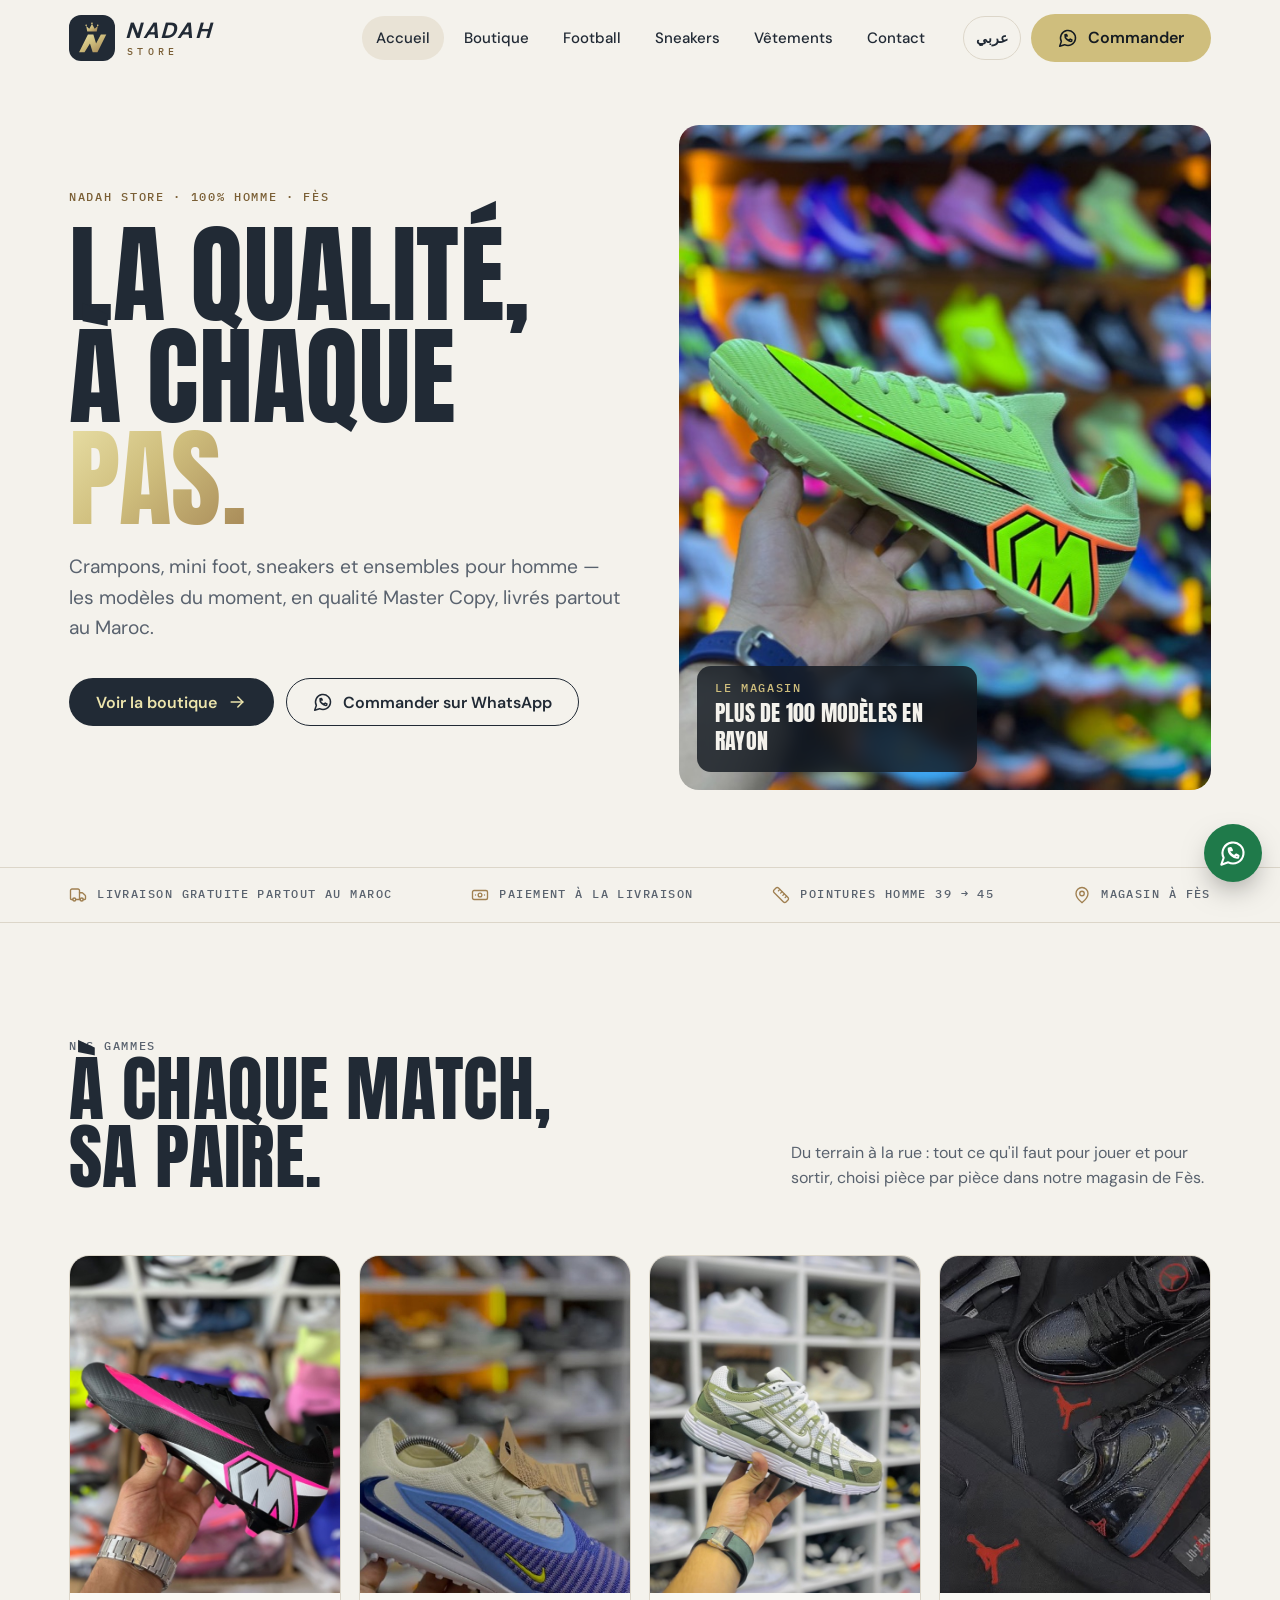
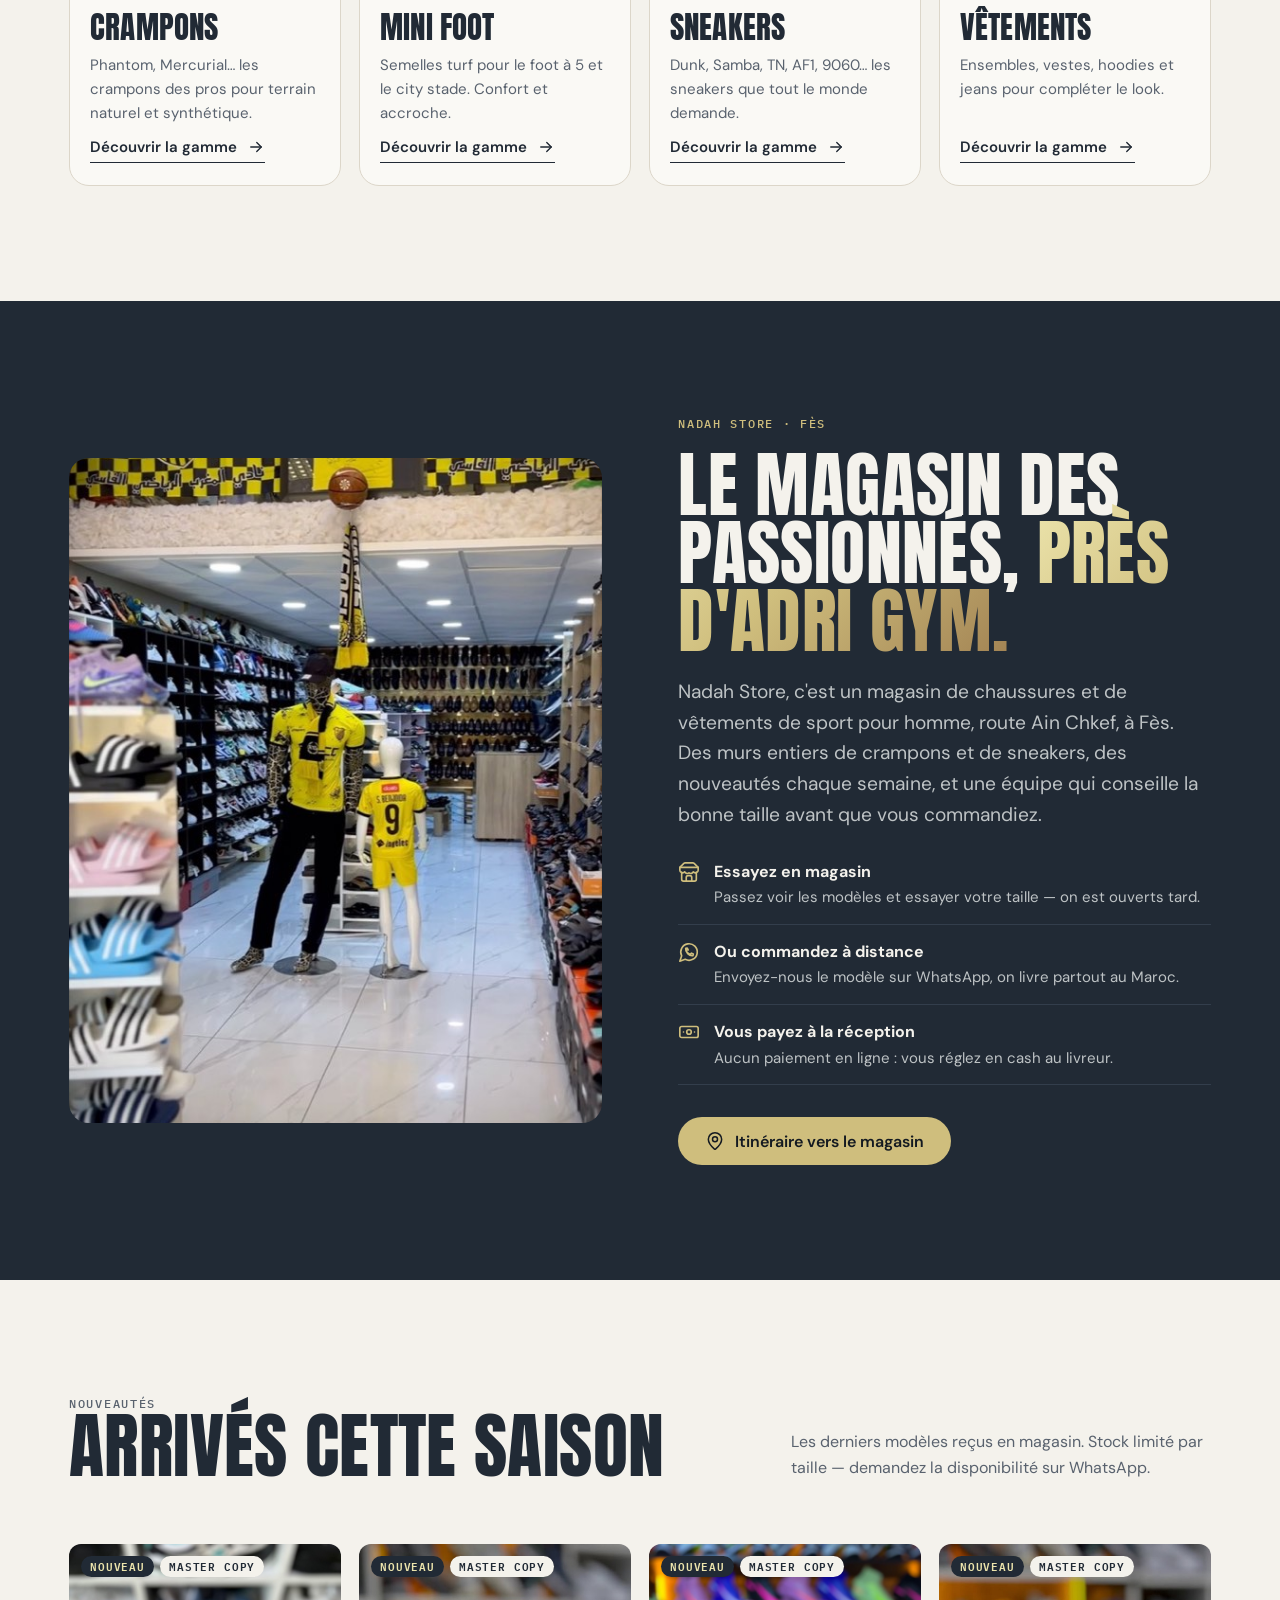
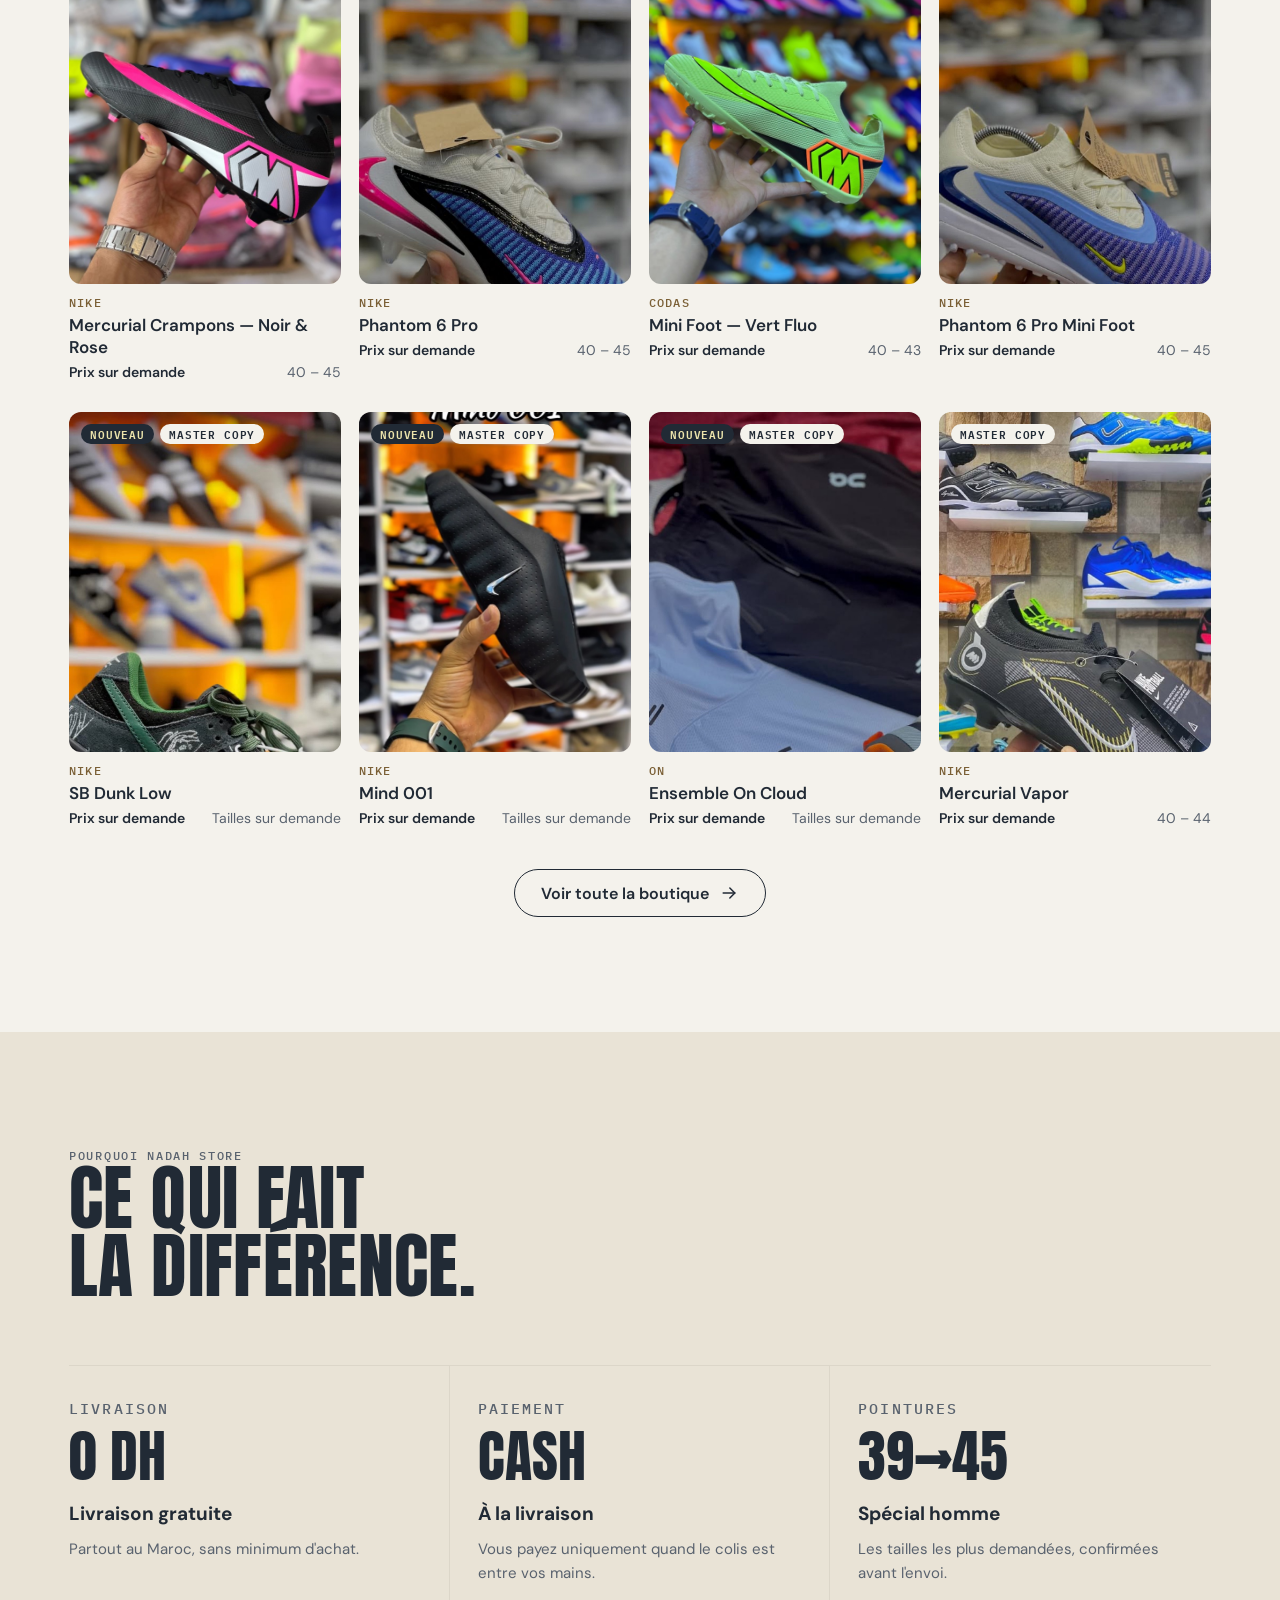
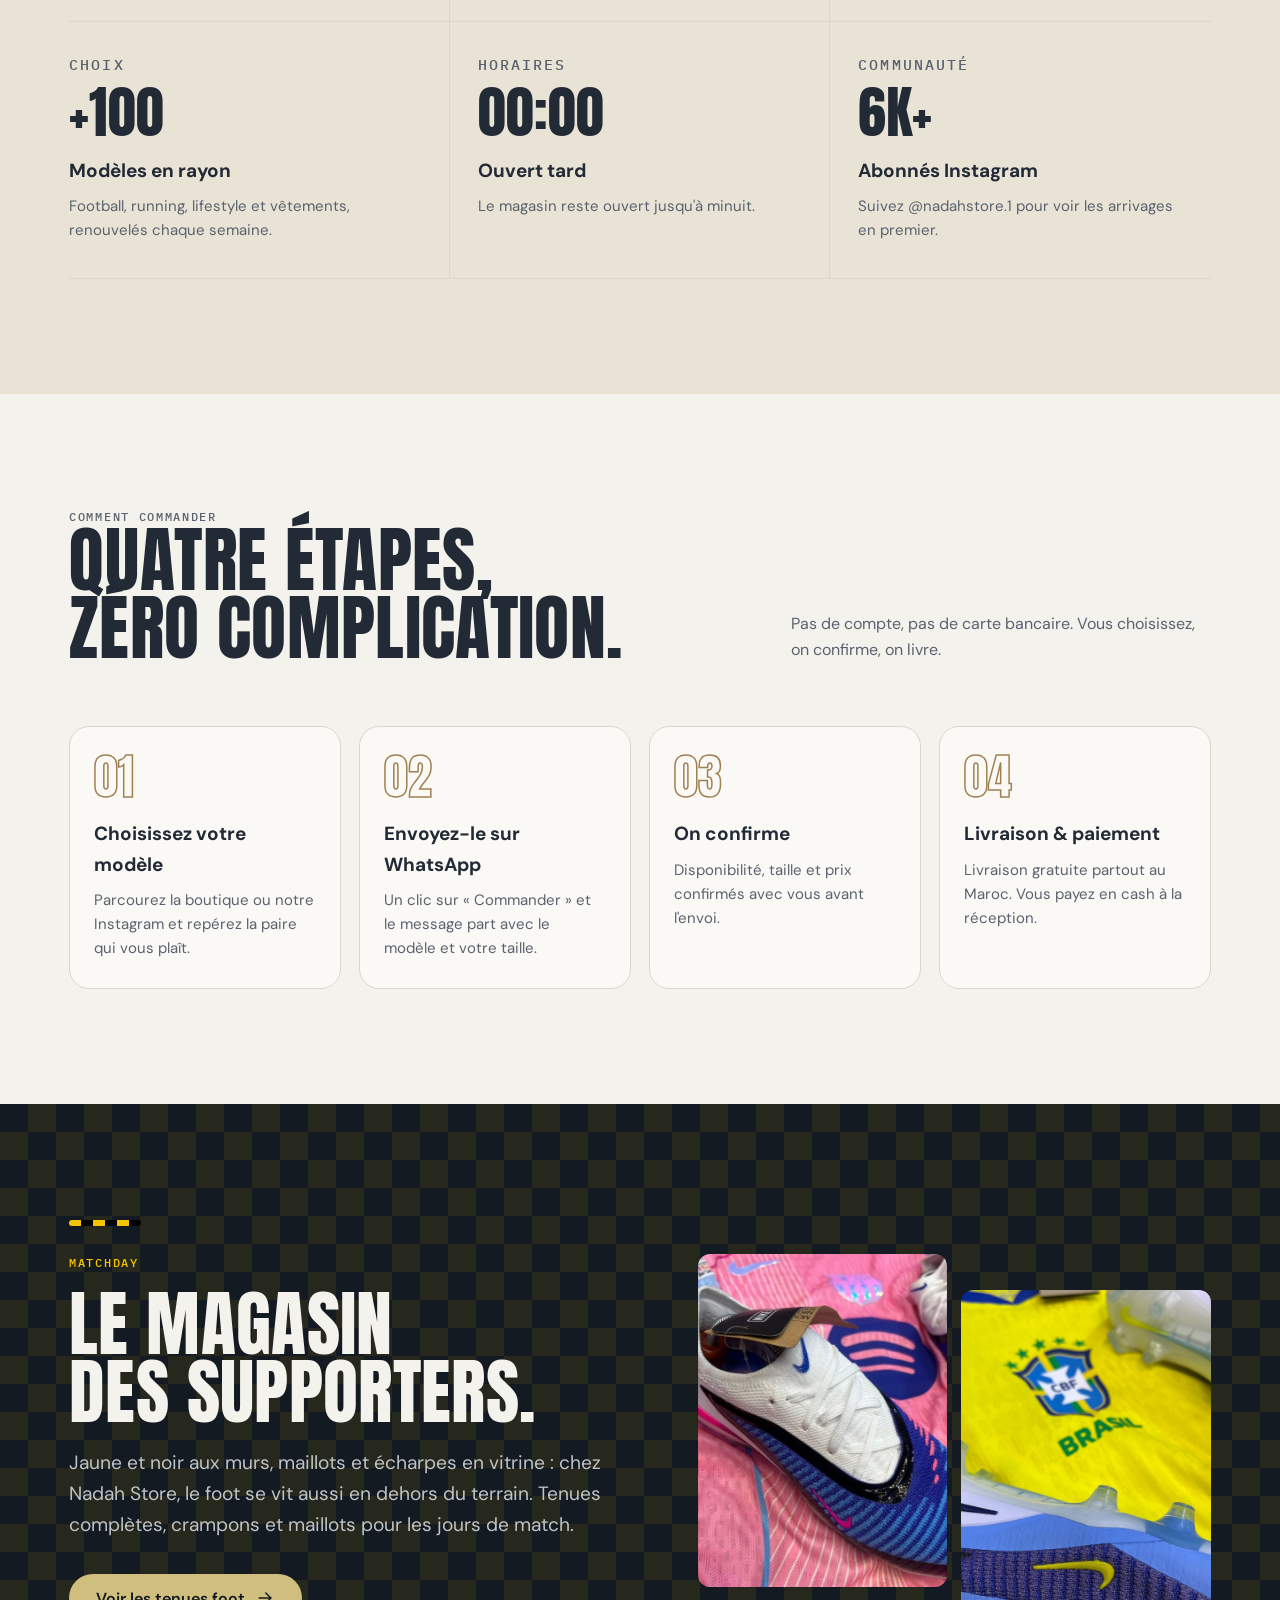
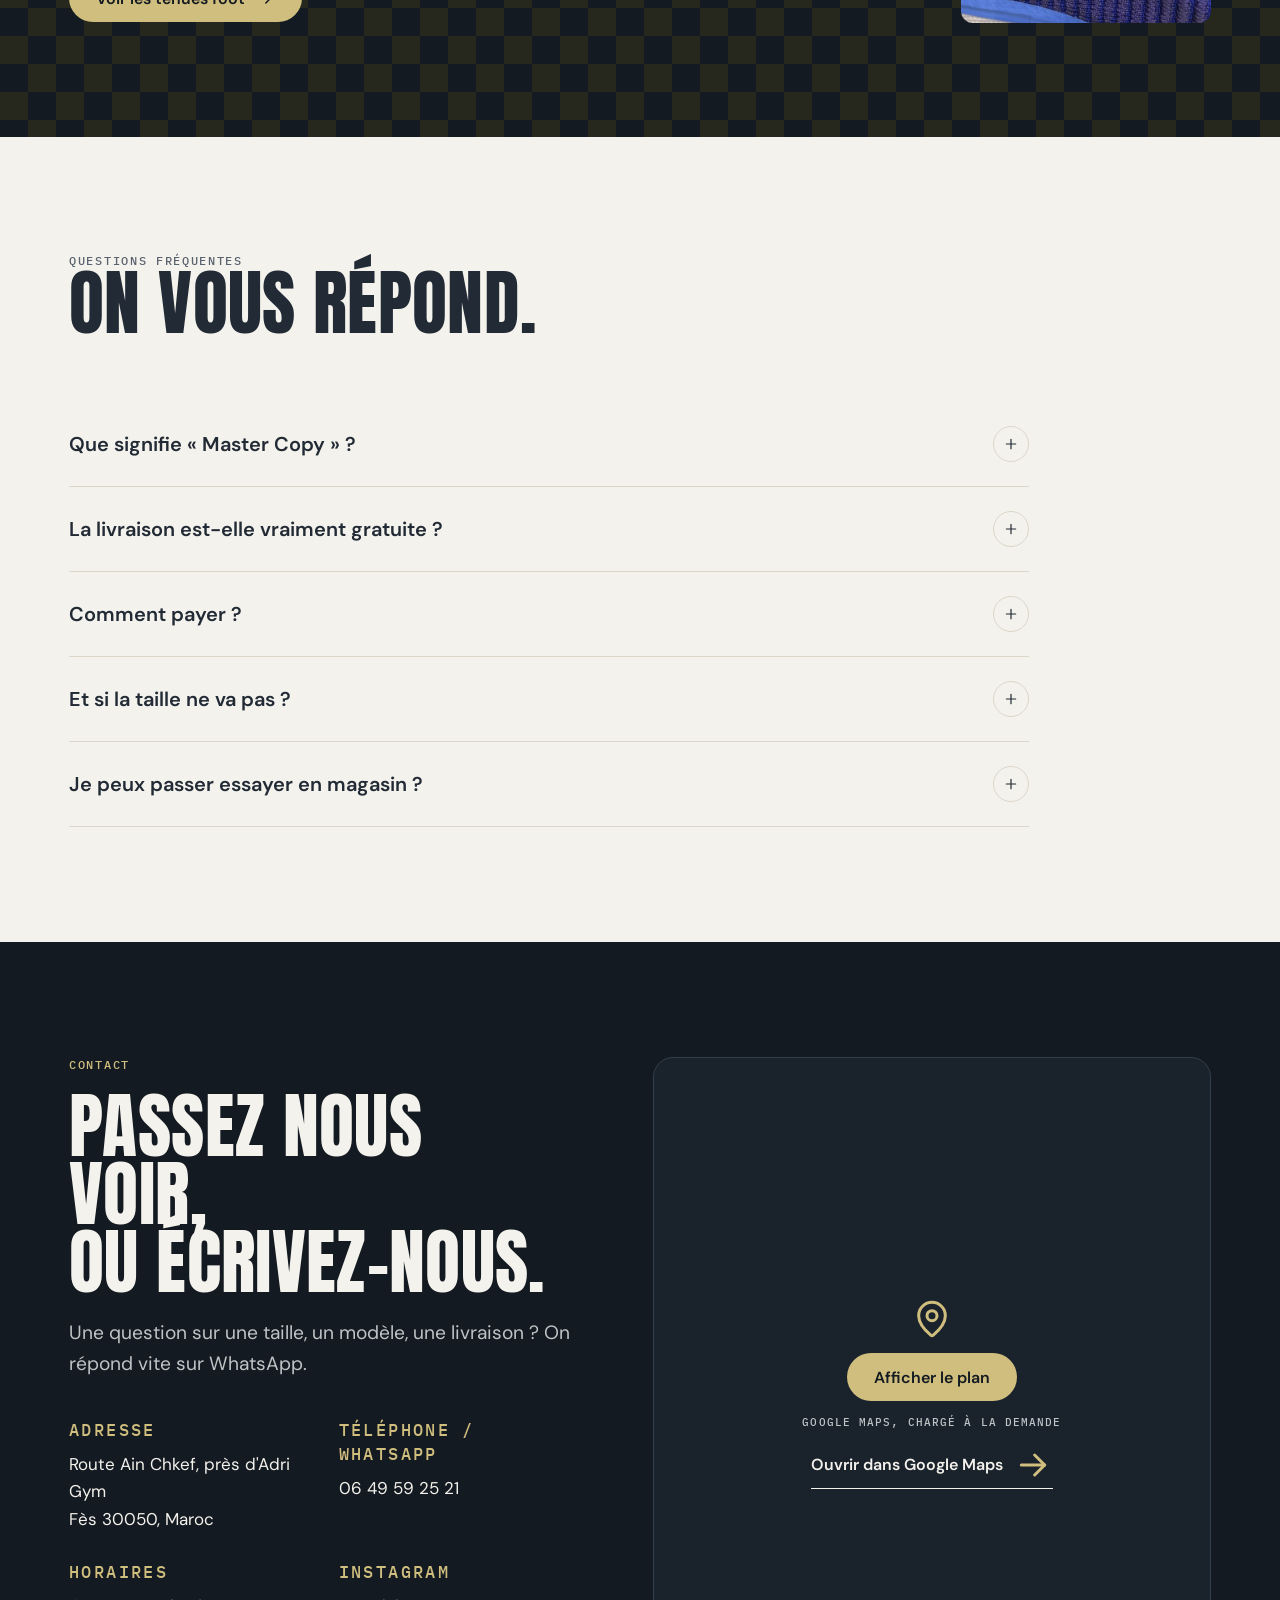
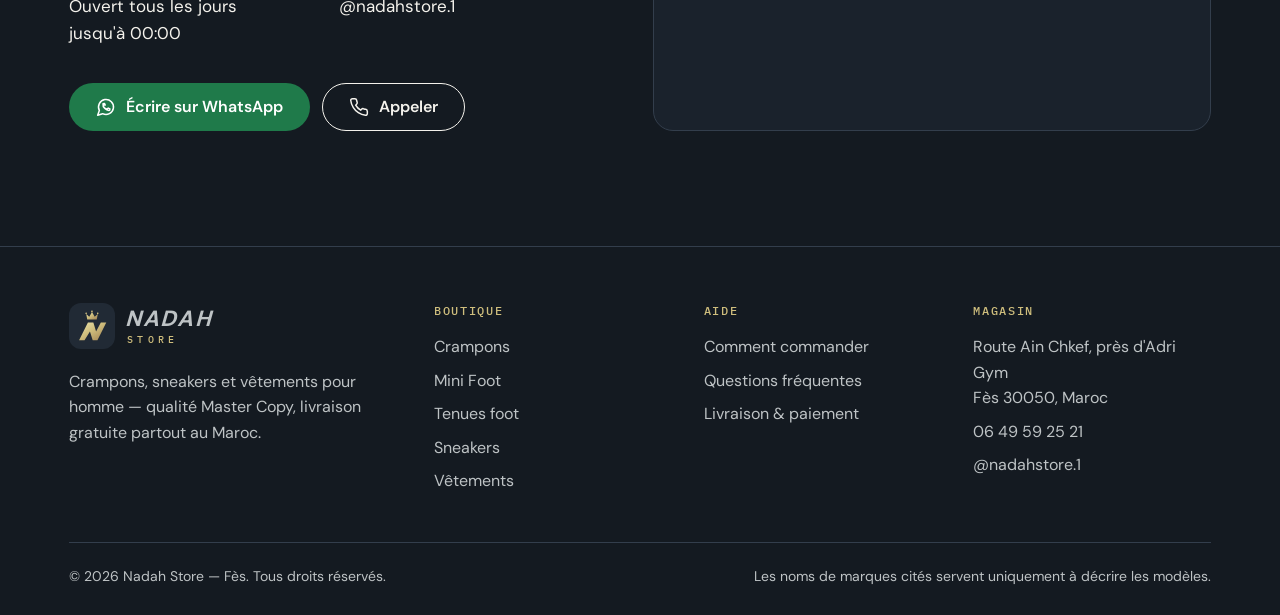
<file: index.html>
<!doctype html>
<html lang="fr" dir="ltr">
<head>
  <meta charset="utf-8">
  <meta name="viewport" content="width=device-width, initial-scale=1">
  <title>Nadah Store — Crampons, sneakers & vêtements homme à Fès</title>
  <meta name="description" content="Nadah Store, magasin pour homme : crampons, mini foot, sneakers et vêtements à Fès (route Ain Chkef). Qualité Master Copy, livraison gratuite partout au Maroc, paiement à la livraison.">
  <meta name="theme-color" content="#212a35">
  <meta property="og:title" content="Nadah Store — Fès">
  <meta property="og:description" content="Crampons, sneakers et vêtements. Livraison gratuite partout au Maroc, paiement à la livraison.">
  <meta property="og:image" content="images/products/DaX_FGuItQ0.jpg">
  <link rel="icon" href="images/brand/logo-mark.svg" type="image/svg+xml">
  <link rel="preconnect" href="https://fonts.googleapis.com">
  <link rel="preconnect" href="https://fonts.gstatic.com" crossorigin>
  <link href="https://fonts.googleapis.com/css2?family=Anton&family=Cairo:wght@400;600;800;900&family=DM+Sans:ital,opsz,wght@0,9..40,400;0,9..40,500;0,9..40,600;0,9..40,700;1,9..40,700&family=IBM+Plex+Mono:wght@500;600&display=swap" rel="stylesheet">
  <link rel="stylesheet" href="assets/css/styles.css">
  <script type="application/ld+json">
  {
    "@context": "https://schema.org",
    "@type": "ShoeStore",
    "name": "Nadah Store",
    "telephone": "+212649592521",
    "address": { "@type": "PostalAddress", "streetAddress": "Route Ain Chkef, près d'Adri Gym", "addressLocality": "Fès", "postalCode": "30050", "addressCountry": "MA" },
    "sameAs": ["https://www.instagram.com/nadahstore.1/"],
    "paymentAccepted": "Cash"
  }
  </script>
</head>
<body data-page="home">
  <a class="skip-link" href="#main">Aller au contenu</a>
  <header id="site-header"></header>

  <main id="main">
    <!-- HERO -->
    <section class="hero">
      <div class="wrap hero-grid">
        <div>
          <p class="eyebrow" data-i18n="hero.eyebrow"></p>
          <h1 class="display h1" data-i18n="hero.title"></h1>
          <p class="lead" data-i18n="hero.lead"></p>
          <div class="hero-actions">
            <a class="btn btn--navy" href="boutique.html"><span data-i18n="hero.cta1"></span><span class="icon-flip" data-icon="arrow" style="display:inline-flex"></span></a>
            <a class="btn btn--ghost" data-wa target="_blank" rel="noopener"><span data-icon="chat" style="display:inline-flex"></span><span data-i18n="hero.cta2"></span></a>
          </div>
        </div>
        <div class="hero-media">
          <img src="images/products/DezDzNoIRBr.jpg" alt="Chaussure de mini foot verte tenue devant le mur de crampons du magasin Nadah Store" width="618" height="1100" fetchpriority="high">
          <div class="hero-badge">
            <p class="eyebrow" data-i18n="hero.badge.k"></p>
            <strong data-i18n="hero.badge.v"></strong>
          </div>
        </div>
      </div>
    </section>

    <div class="trust-strip">
      <div class="wrap">
        <ul>
          <li data-icon="truck"><span data-i18n="trust.1"></span></li>
          <li data-icon="cash"><span data-i18n="trust.2"></span></li>
          <li data-icon="ruler"><span data-i18n="trust.3"></span></li>
          <li data-icon="pin"><span data-i18n="trust.4"></span></li>
        </ul>
      </div>
    </div>

    <!-- GAMMES -->
    <section class="section" id="gammes">
      <div class="wrap">
        <div class="section-head reveal">
          <div>
            <p class="eyebrow" data-i18n="cats.eyebrow"></p>
            <h2 class="display h2" data-i18n="cats.title"></h2>
          </div>
          <p data-i18n="cats.lead"></p>
        </div>
        <div class="cat-grid">
          <a class="cat-card reveal" href="boutique.html?cat=crampons">
            <figure><img src="images/products/DdUABSIozb8.jpg" alt="Crampons noirs et roses" loading="lazy" width="618" height="1100"></figure>
            <div class="body"><h3 class="display h3" data-i18n="cat.crampons"></h3><p data-i18n="cats.crampons.d"></p><span class="link-arrow"><span data-i18n="cats.link"></span><span data-icon="arrow" style="display:inline-flex"></span></span></div>
          </a>
          <a class="cat-card reveal" href="boutique.html?cat=minifoot">
            <figure><img src="images/products/DdeKxG4CJDn.jpg" alt="Chaussure de mini foot" loading="lazy" width="640" height="640"></figure>
            <div class="body"><h3 class="display h3" data-i18n="cat.minifoot"></h3><p data-i18n="cats.minifoot.d"></p><span class="link-arrow"><span data-i18n="cats.link"></span><span data-icon="arrow" style="display:inline-flex"></span></span></div>
          </a>
          <a class="cat-card reveal" href="boutique.html?cat=sneakers">
            <figure><img src="images/products/DQKg5VVCBZt.jpg" alt="Sneaker verte et blanche tenue en magasin" loading="lazy" width="618" height="1100"></figure>
            <div class="body"><h3 class="display h3" data-i18n="cat.sneakers"></h3><p data-i18n="cats.sneakers.d"></p><span class="link-arrow"><span data-i18n="cats.link"></span><span data-icon="arrow" style="display:inline-flex"></span></span></div>
          </a>
          <a class="cat-card reveal" href="boutique.html?cat=vetements">
            <figure><img src="images/products/DSP2rdGiFkE.jpg" alt="Ensemble noir et rouge" loading="lazy" width="618" height="1100"></figure>
            <div class="body"><h3 class="display h3" data-i18n="cat.vetements"></h3><p data-i18n="cats.vetements.d"></p><span class="link-arrow"><span data-i18n="cats.link"></span><span data-icon="arrow" style="display:inline-flex"></span></span></div>
          </a>
        </div>
      </div>
    </section>

    <!-- LE MAGASIN -->
    <section class="section section--dark">
      <div class="wrap intro-grid">
        <div class="intro-media reveal">
          <img src="images/products/DaX_FGuItQ0.jpg" alt="Intérieur du magasin Nadah Store à Fès, murs de chaussures et maillots jaune et noir" loading="lazy" width="562" height="1000">
        </div>
        <div class="reveal">
          <p class="eyebrow" data-i18n="intro.eyebrow"></p>
          <h2 class="display h2" data-i18n="intro.title"></h2>
          <p class="lead" data-i18n="intro.p"></p>
          <ul class="intro-points">
            <li><span data-icon="store" style="display:inline-flex"></span><div><strong data-i18n="intro.p1.t"></strong><span data-i18n="intro.p1.d"></span></div></li>
            <li><span data-icon="chat" style="display:inline-flex"></span><div><strong data-i18n="intro.p2.t"></strong><span data-i18n="intro.p2.d"></span></div></li>
            <li><span data-icon="cash" style="display:inline-flex"></span><div><strong data-i18n="intro.p3.t"></strong><span data-i18n="intro.p3.d"></span></div></li>
          </ul>
          <a class="btn btn--gold" href="https://maps.app.goo.gl/euEhGBSnT5tnM7UC9" target="_blank" rel="noopener"><span data-icon="pin" style="display:inline-flex"></span><span data-i18n="intro.cta"></span></a>
        </div>
      </div>
    </section>

    <!-- NOUVEAUTÉS -->
    <section class="section" id="nouveautes">
      <div class="wrap">
        <div class="section-head reveal">
          <div>
            <p class="eyebrow" data-i18n="new.eyebrow"></p>
            <h2 class="display h2" data-i18n="new.title"></h2>
          </div>
          <p data-i18n="new.lead"></p>
        </div>
        <div class="product-grid" id="new-grid"></div>
        <div style="margin-top:40px;text-align:center">
          <a class="btn btn--ghost" href="boutique.html"><span data-i18n="new.all"></span><span class="icon-flip" data-icon="arrow" style="display:inline-flex"></span></a>
        </div>
      </div>
    </section>

    <!-- POURQUOI -->
    <section class="section section--sand">
      <div class="wrap">
        <div class="section-head reveal">
          <div>
            <p class="eyebrow" data-i18n="why.eyebrow"></p>
            <h2 class="display h2" data-i18n="why.title"></h2>
          </div>
        </div>
        <div class="why-grid">
          <div class="why-item reveal"><p class="eyebrow" data-i18n="why.1.k"></p><div class="big" data-i18n="why.1.big"></div><h3 data-i18n="why.1.t"></h3><p data-i18n="why.1.d"></p></div>
          <div class="why-item reveal"><p class="eyebrow" data-i18n="why.2.k"></p><div class="big" data-i18n="why.2.big"></div><h3 data-i18n="why.2.t"></h3><p data-i18n="why.2.d"></p></div>
          <div class="why-item reveal"><p class="eyebrow" data-i18n="why.3.k"></p><div class="big" dir="ltr" data-i18n="why.3.big"></div><h3 data-i18n="why.3.t"></h3><p data-i18n="why.3.d"></p></div>
          <div class="why-item reveal"><p class="eyebrow" data-i18n="why.4.k"></p><div class="big" data-i18n="why.4.big"></div><h3 data-i18n="why.4.t"></h3><p data-i18n="why.4.d"></p></div>
          <div class="why-item reveal"><p class="eyebrow" data-i18n="why.5.k"></p><div class="big" dir="ltr" data-i18n="why.5.big"></div><h3 data-i18n="why.5.t"></h3><p data-i18n="why.5.d"></p></div>
          <div class="why-item reveal"><p class="eyebrow" data-i18n="why.6.k"></p><div class="big" data-i18n="why.6.big"></div><h3 data-i18n="why.6.t"></h3><p data-i18n="why.6.d"></p></div>
        </div>
      </div>
    </section>

    <!-- COMMENT COMMANDER -->
    <section class="section" id="commander">
      <div class="wrap">
        <div class="section-head reveal">
          <div>
            <p class="eyebrow" data-i18n="steps.eyebrow"></p>
            <h2 class="display h2" data-i18n="steps.title"></h2>
          </div>
          <p data-i18n="steps.lead"></p>
        </div>
        <div class="steps">
          <div class="step reveal"><div class="num">01</div><h3 data-i18n="steps.1.t"></h3><p data-i18n="steps.1.d"></p></div>
          <div class="step reveal"><div class="num">02</div><h3 data-i18n="steps.2.t"></h3><p data-i18n="steps.2.d"></p></div>
          <div class="step reveal"><div class="num">03</div><h3 data-i18n="steps.3.t"></h3><p data-i18n="steps.3.d"></p></div>
          <div class="step reveal"><div class="num">04</div><h3 data-i18n="steps.4.t"></h3><p data-i18n="steps.4.d"></p></div>
        </div>
      </div>
    </section>

    <!-- MATCHDAY -->
    <section class="section matchday">
      <div class="wrap matchday-grid">
        <div class="reveal">
          <span class="stripe" aria-hidden="true"></span>
          <p class="eyebrow" data-i18n="match.eyebrow"></p>
          <h2 class="display h2" data-i18n="match.title"></h2>
          <p class="lead" data-i18n="match.p"></p>
          <div class="hero-actions">
            <a class="btn btn--gold" href="boutique.html?cat=tenues"><span data-i18n="match.cta"></span><span class="icon-flip" data-icon="arrow" style="display:inline-flex"></span></a>
          </div>
        </div>
        <div class="matchday-media reveal">
          <figure><img src="images/products/DYnR8t-ucyq.jpg" alt="Tenue de football et crampons" loading="lazy" width="618" height="1100"></figure>
          <figure><img src="images/products/DYkdOiJxXTl.jpg" alt="Tenue de football jaune et crampons" loading="lazy" width="618" height="1100"></figure>
        </div>
      </div>
    </section>

    <!-- FAQ -->
    <section class="section" id="faq">
      <div class="wrap">
        <div class="section-head reveal">
          <div>
            <p class="eyebrow" data-i18n="faq.eyebrow"></p>
            <h2 class="display h2" data-i18n="faq.title"></h2>
          </div>
        </div>
        <div class="faq">
          <details><summary><span data-i18n="faq.1.q"></span><span class="plus" data-icon="plus"></span></summary><p data-i18n="faq.1.a"></p></details>
          <details><summary><span data-i18n="faq.2.q"></span><span class="plus" data-icon="plus"></span></summary><p data-i18n="faq.2.a"></p></details>
          <details><summary><span data-i18n="faq.3.q"></span><span class="plus" data-icon="plus"></span></summary><p data-i18n="faq.3.a"></p></details>
          <details><summary><span data-i18n="faq.4.q"></span><span class="plus" data-icon="plus"></span></summary><p data-i18n="faq.4.a"></p></details>
          <details><summary><span data-i18n="faq.5.q"></span><span class="plus" data-icon="plus"></span></summary><p data-i18n="faq.5.a"></p></details>
        </div>
      </div>
    </section>

    <!-- CONTACT -->
    <section class="section section--darker" id="contact">
      <div class="wrap contact-grid">
        <div class="reveal">
          <p class="eyebrow" data-i18n="contact.eyebrow"></p>
          <h2 class="display h2" data-i18n="contact.title"></h2>
          <p class="lead" data-i18n="contact.lead"></p>
          <div class="contact-list">
            <div><p class="eyebrow" data-i18n="contact.address"></p><p data-i18n="contact.address.v"></p></div>
            <div><p class="eyebrow" data-i18n="contact.phone"></p><a href="tel:+212649592521" dir="ltr">06 49 59 25 21</a></div>
            <div><p class="eyebrow" data-i18n="contact.hours"></p><p data-i18n="contact.hours.v"></p></div>
            <div><p class="eyebrow" data-i18n="contact.social"></p><a href="https://www.instagram.com/nadahstore.1/" target="_blank" rel="noopener" dir="ltr">@nadahstore.1</a></div>
          </div>
          <div class="contact-actions">
            <a class="btn btn--wa" data-wa target="_blank" rel="noopener"><span data-icon="chat" style="display:inline-flex"></span><span data-i18n="contact.wa"></span></a>
            <a class="btn btn--ghost" href="tel:+212649592521"><span data-icon="phone" style="display:inline-flex"></span><span data-i18n="contact.call"></span></a>
          </div>
        </div>
        <div class="map-card reveal">
          <div class="map-placeholder">
            <span data-icon="pin" style="display:inline-flex"></span>
            <button class="btn btn--gold" type="button" data-load-map data-i18n="map.load"></button>
            <small data-i18n="map.note"></small>
            <a class="link-arrow" href="https://maps.app.goo.gl/euEhGBSnT5tnM7UC9" target="_blank" rel="noopener" style="color:var(--paper)"><span data-i18n="map.open"></span><span data-icon="arrow" style="display:inline-flex"></span></a>
          </div>
        </div>
      </div>
    </section>
  </main>

  <footer id="site-footer"></footer>

  <script src="assets/js/products.js"></script>
  <script src="assets/js/main.js"></script>
  <script src="assets/js/pages.js"></script>
</body>
</html>
</file>
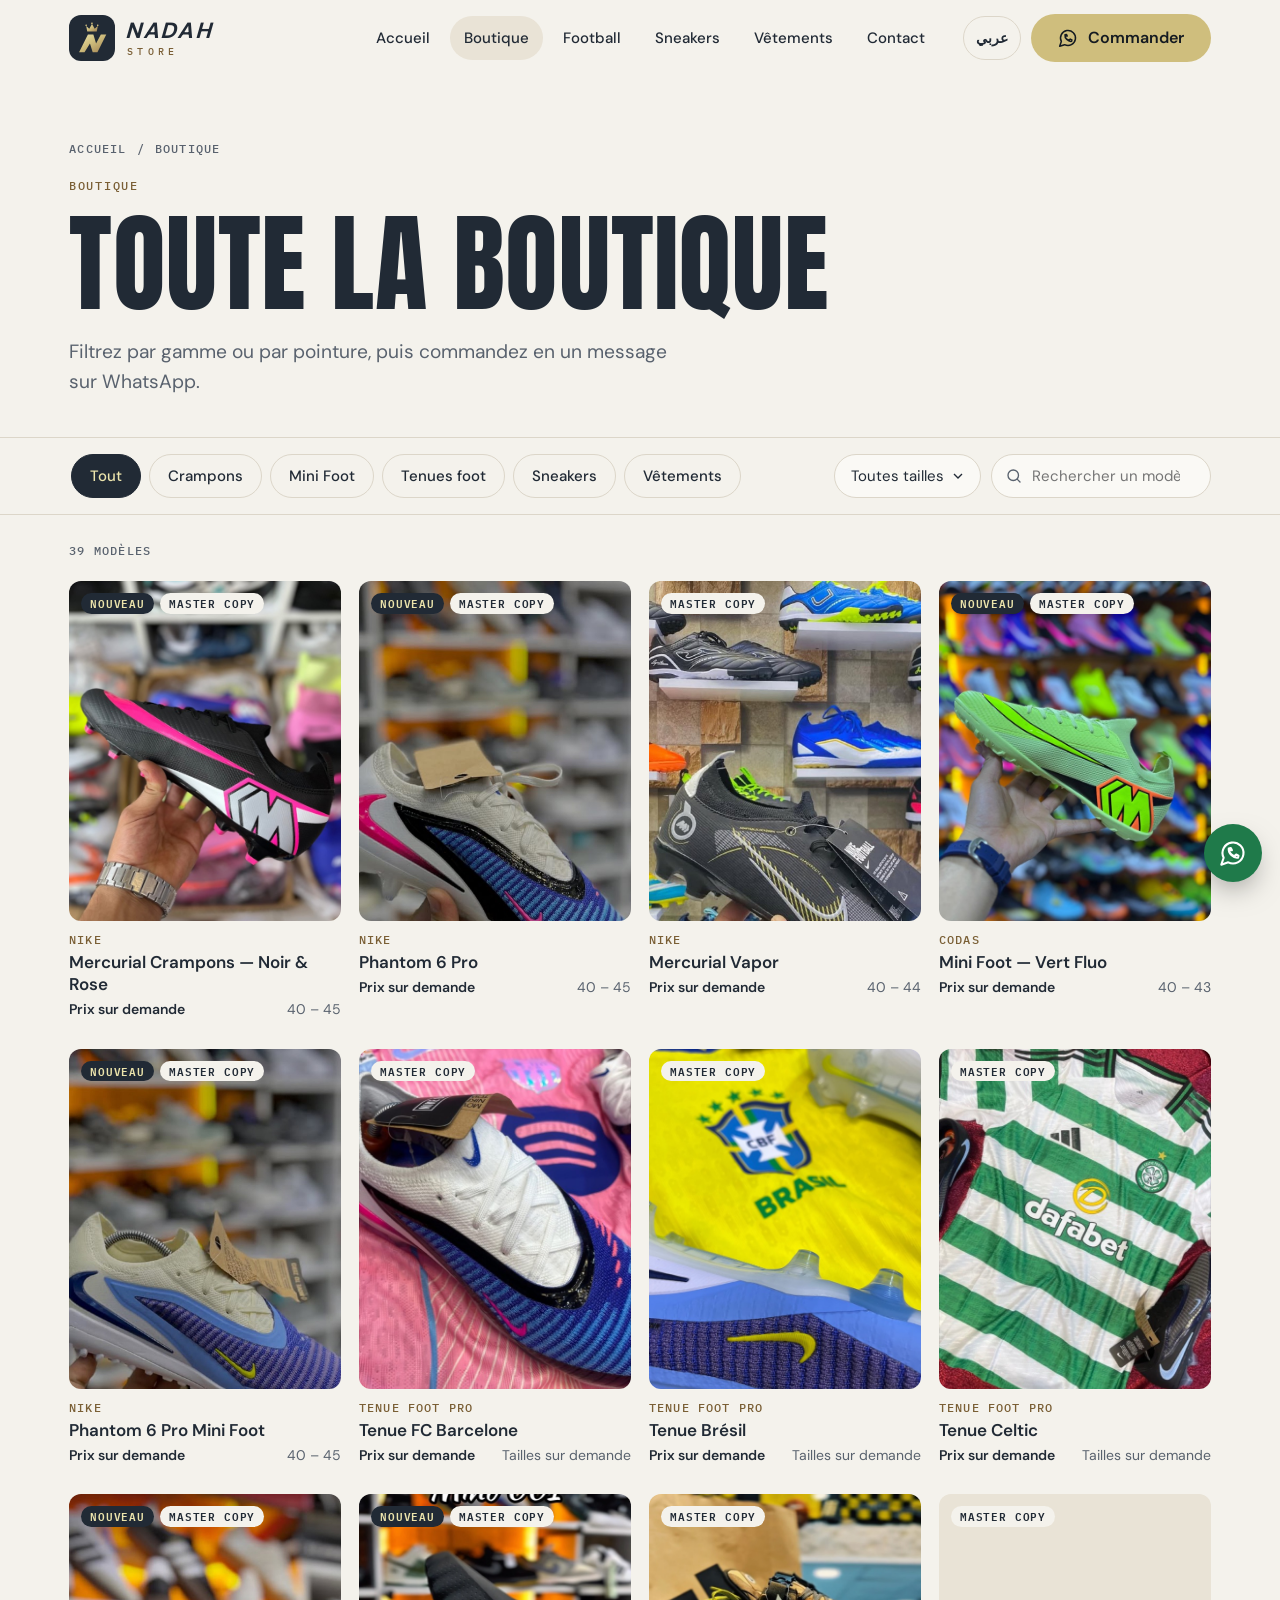
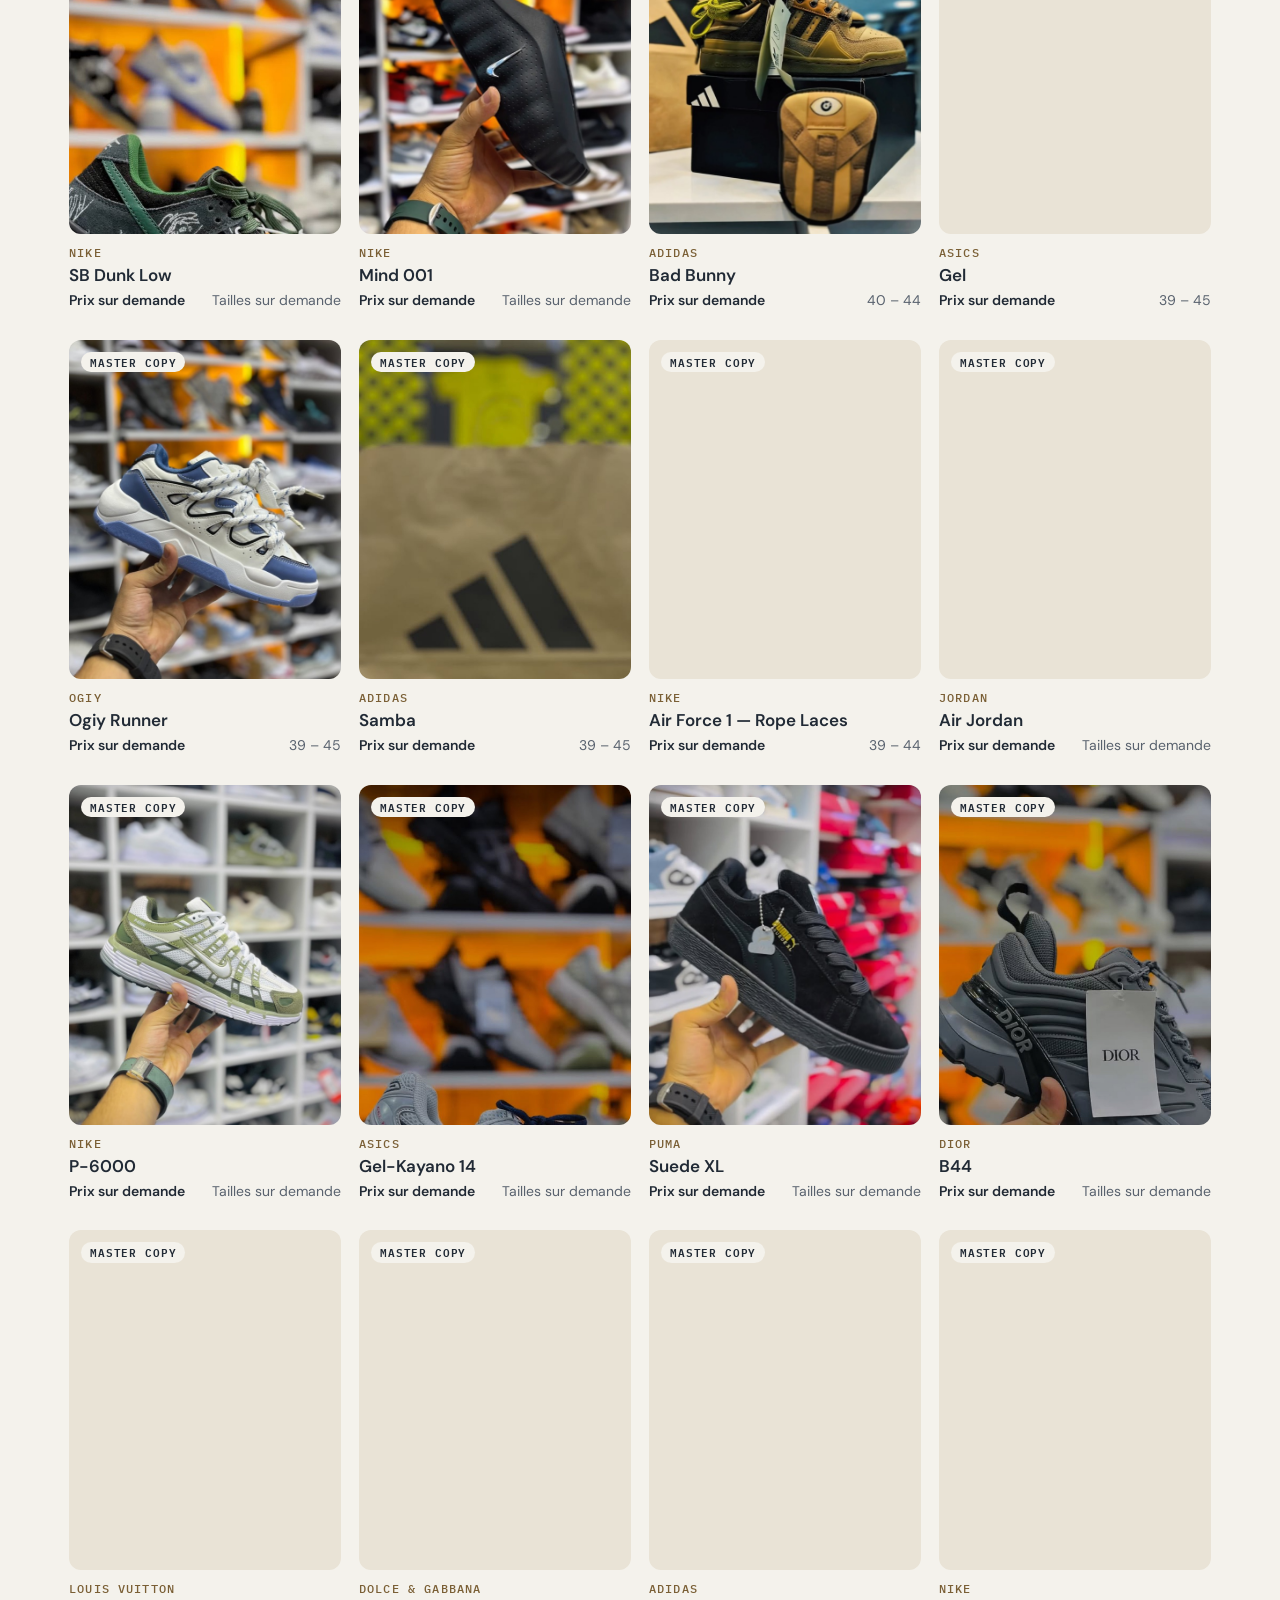
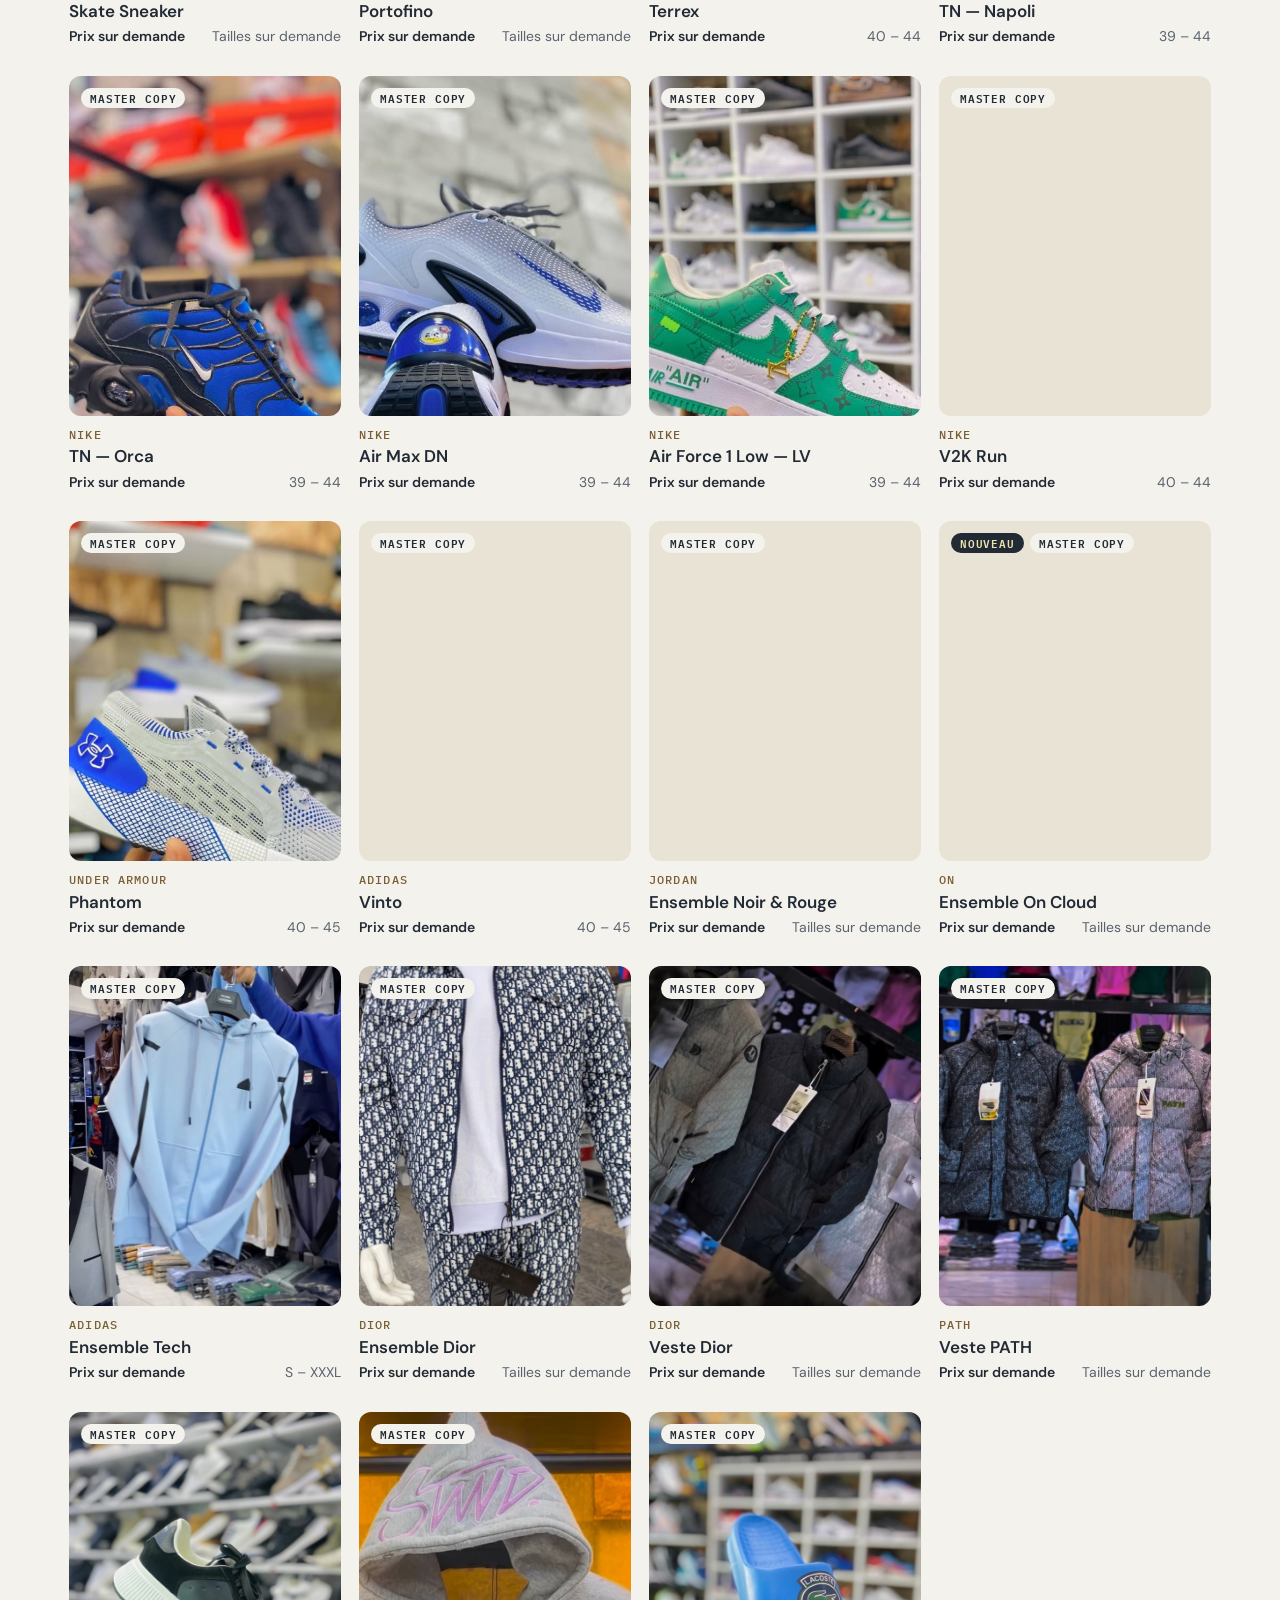
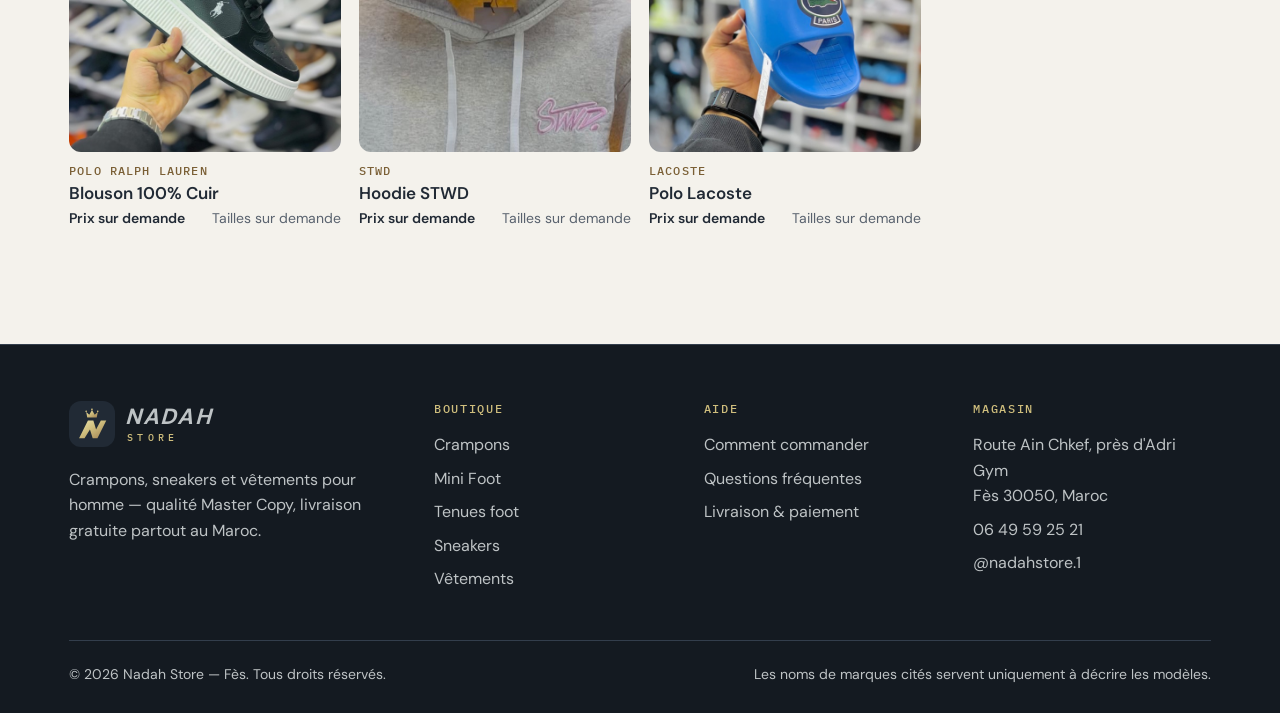
<file: boutique.html>
<!doctype html>
<html lang="fr" dir="ltr">
<head>
  <meta charset="utf-8">
  <meta name="viewport" content="width=device-width, initial-scale=1">
  <title>Boutique — Nadah Store Fès</title>
  <meta name="description" content="Crampons, mini foot, tenues de foot, sneakers et vêtements. Commandez sur WhatsApp, livraison gratuite partout au Maroc.">
  <meta name="theme-color" content="#212a35">
  <link rel="icon" href="images/brand/logo-mark.svg" type="image/svg+xml">
  <link rel="preconnect" href="https://fonts.googleapis.com">
  <link rel="preconnect" href="https://fonts.gstatic.com" crossorigin>
  <link href="https://fonts.googleapis.com/css2?family=Anton&family=Cairo:wght@400;600;800;900&family=DM+Sans:ital,opsz,wght@0,9..40,400;0,9..40,500;0,9..40,600;0,9..40,700;1,9..40,700&family=IBM+Plex+Mono:wght@500;600&display=swap" rel="stylesheet">
  <link rel="stylesheet" href="assets/css/styles.css">
</head>
<body data-page="shop">
  <a class="skip-link" href="#main">Aller au contenu</a>
  <header id="site-header"></header>

  <main id="main">
    <section class="page-head">
      <div class="wrap">
        <nav class="breadcrumb" aria-label="Fil d'Ariane"><a href="index.html" data-i18n="nav.home"></a><span aria-hidden="true">/</span><span data-i18n="nav.shop"></span></nav>
        <p class="eyebrow" data-i18n="shop.eyebrow"></p>
        <h1 class="display h1" data-i18n="shop.title"></h1>
        <p class="lead" data-i18n="shop.lead"></p>
      </div>
    </section>

    <div class="filters">
      <div class="wrap filters-row">
        <div class="chips" id="cat-chips" role="group" aria-label="Catégories"></div>
        <div class="filter-controls">
          <label class="field"><span class="sr-only" data-i18n="filter.size"></span><select id="f-size"></select></label>
          <label class="field">
            <span class="sr-only" data-i18n="filter.search"></span>
            <span class="search-ico" data-icon="search"></span>
            <input id="f-search" type="search" autocomplete="off" data-i18n-attr="placeholder:search.ph">
          </label>
        </div>
      </div>
    </div>

    <section class="wrap" style="padding-bottom:clamp(64px,9vw,120px)">
      <p class="result-count" id="result-count" aria-live="polite"></p>
      <div class="product-grid" id="shop-grid"></div>
    </section>
  </main>

  <footer id="site-footer"></footer>

  <script src="assets/js/products.js"></script>
  <script src="assets/js/main.js"></script>
  <script src="assets/js/pages.js"></script>
</body>
</html>
</file>
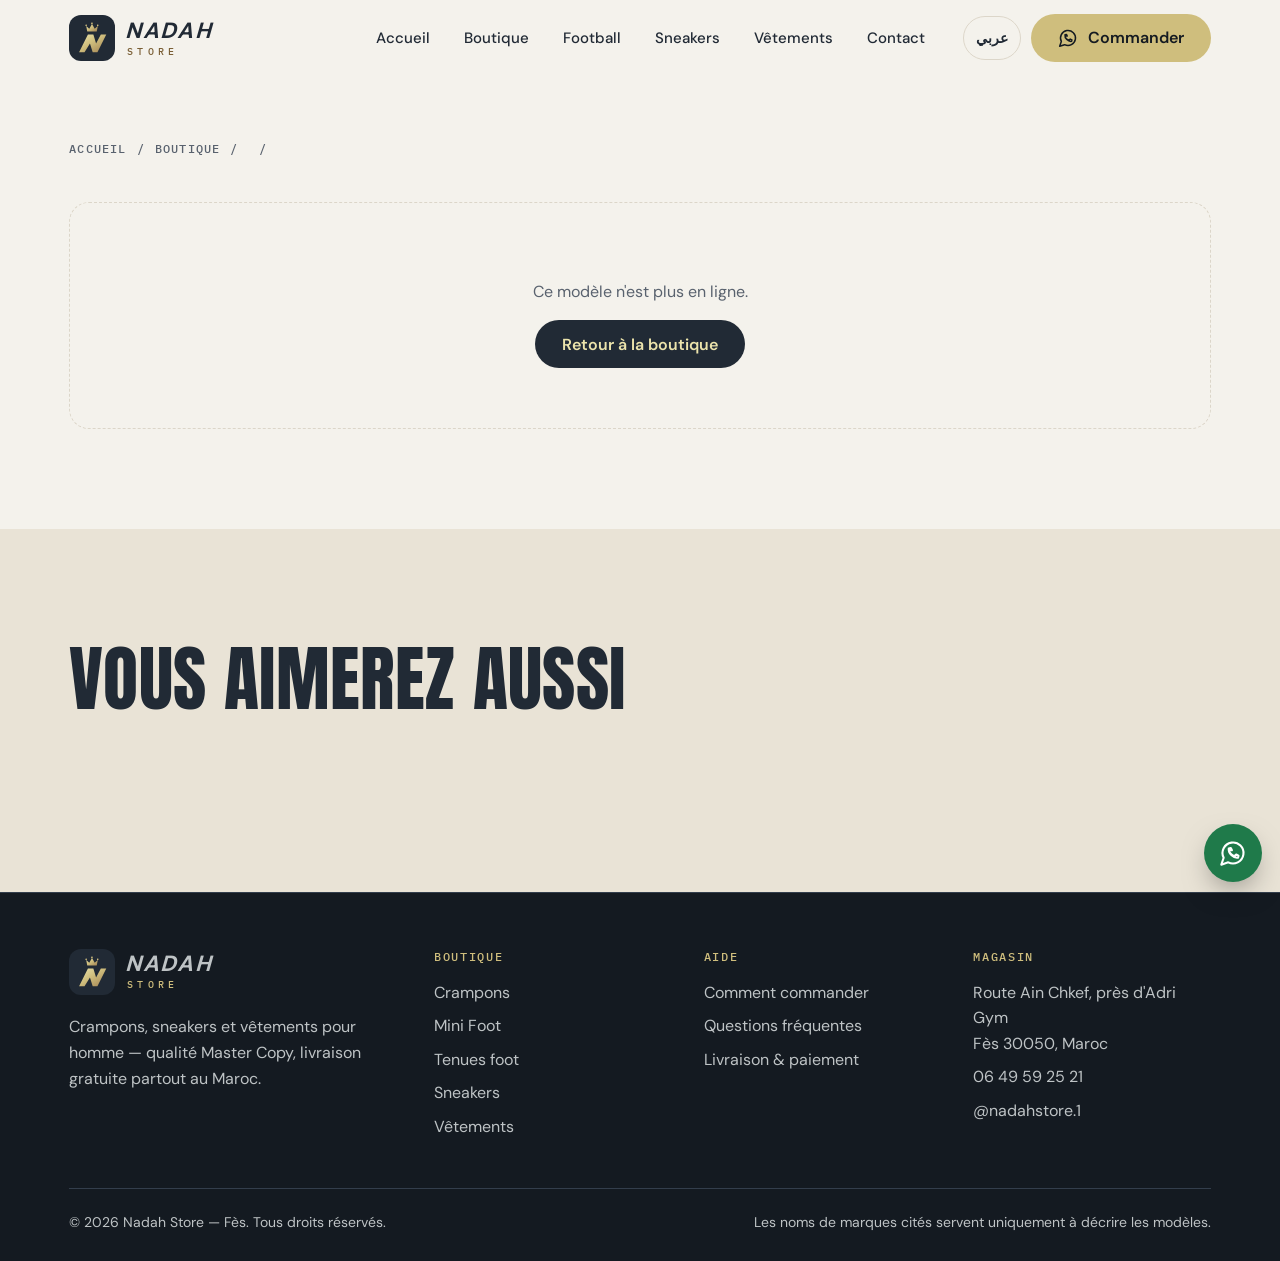
<file: produit.html>
<!doctype html>
<html lang="fr" dir="ltr">
<head>
  <meta charset="utf-8">
  <meta name="viewport" content="width=device-width, initial-scale=1">
  <title>Produit — Nadah Store</title>
  <meta name="description" content="Commandez ce modèle sur WhatsApp. Livraison gratuite partout au Maroc, paiement à la livraison.">
  <meta name="theme-color" content="#212a35">
  <link rel="icon" href="images/brand/logo-mark.svg" type="image/svg+xml">
  <link rel="preconnect" href="https://fonts.googleapis.com">
  <link rel="preconnect" href="https://fonts.gstatic.com" crossorigin>
  <link href="https://fonts.googleapis.com/css2?family=Anton&family=Cairo:wght@400;600;800;900&family=DM+Sans:ital,opsz,wght@0,9..40,400;0,9..40,500;0,9..40,600;0,9..40,700;1,9..40,700&family=IBM+Plex+Mono:wght@500;600&display=swap" rel="stylesheet">
  <link rel="stylesheet" href="assets/css/styles.css">
</head>
<body data-page="product">
  <a class="skip-link" href="#main">Aller au contenu</a>
  <header id="site-header"></header>

  <main id="main">
    <div class="page-head" style="padding-bottom:24px">
      <nav class="wrap breadcrumb" aria-label="Fil d'Ariane">
        <a href="index.html" data-i18n="nav.home"></a><span aria-hidden="true">/</span>
        <a href="boutique.html" data-i18n="nav.shop"></a><span aria-hidden="true">/</span>
        <a id="crumb-cat" href="boutique.html"></a><span aria-hidden="true">/</span>
        <span id="crumb-name"></span>
      </nav>
    </div>
    <section class="wrap pdp" id="pdp"></section>

    <section class="section section--sand" id="similar-wrap">
      <div class="wrap">
        <div class="section-head"><h2 class="display h2" data-i18n="pdp.similar"></h2></div>
        <div class="product-grid" id="similar-grid"></div>
      </div>
    </section>
  </main>

  <footer id="site-footer"></footer>

  <script src="assets/js/products.js"></script>
  <script src="assets/js/main.js"></script>
  <script src="assets/js/pages.js"></script>
</body>
</html>
</file>
<file: assets/css/styles.css>
/* =========================================================
   NADAH STORE — design tokens
   Navy + or (logo), mise en page éditoriale inspirée de prompolu.com
   ========================================================= */
:root {
  --navy: #212a35;
  --navy-900: #141a21;
  --navy-800: #1a222c;
  --navy-700: #2b3542;
  --gold: #cfbe7d;
  --gold-hi: #ece4ac;
  --gold-deep: #a08051;
  --gold-ink: #7a5f35;          /* or lisible sur fond clair (contraste AA) */
  --silver: #bec3c5;
  --paper: #f4f2ec;
  --panel: #faf9f5;
  --sand: #e9e3d6;
  --line: #dcd6c9;
  --line-dark: #333e4c;
  --ink: #212a35;
  --muted: #59626e;
  --matchday: #f5c400;

  --gold-grad: linear-gradient(135deg, var(--gold-hi), var(--gold) 45%, var(--gold-deep));

  --display: "Anton", Impact, "Arial Narrow", sans-serif;
  --body: "DM Sans", Arial, sans-serif;
  --mono: "IBM Plex Mono", ui-monospace, monospace;
  --arabic: "Cairo", "DM Sans", Arial, sans-serif;

  --gutter: clamp(16px, 5.4vw, 88px);
  --max: 1540px;
  --radius: 20px;
  --radius-sm: 12px;
  --ease: cubic-bezier(.2, .7, .2, 1);
  --header-h: 76px;
}

*, *::before, *::after { box-sizing: border-box; }
html { scroll-behavior: smooth; -webkit-text-size-adjust: 100%; }
body {
  margin: 0;
  background: var(--paper);
  color: var(--ink);
  font: 400 16px/1.6 var(--body);
  -webkit-font-smoothing: antialiased;
  overflow-x: hidden;
}
html[dir="rtl"] body { font-family: var(--arabic); }
img { display: block; max-width: 100%; }
a { color: inherit; text-decoration: none; }
button { font: inherit; color: inherit; cursor: pointer; }
:focus-visible { outline: 2px solid var(--gold-deep); outline-offset: 3px; border-radius: 6px; }
.sr-only { position: absolute; width: 1px; height: 1px; overflow: hidden; clip: rect(0 0 0 0); white-space: nowrap; }
.skip-link { position: absolute; left: 16px; top: -60px; z-index: 100; background: var(--navy); color: var(--gold-hi); padding: 10px 16px; border-radius: 8px; }
.skip-link:focus { top: 12px; }

.wrap { width: 100%; max-width: var(--max); margin: 0 auto; padding: 0 var(--gutter); }
.section { padding: clamp(64px, 9vw, 120px) 0; }
.section--sand { background: var(--sand); }
.section--dark { background: var(--navy); color: var(--paper); }
.section--darker { background: var(--navy-900); color: var(--paper); }

/* ---------- Typo ---------- */
.eyebrow {
  font: 500 12px/1.4 var(--mono);
  letter-spacing: .14em;
  text-transform: uppercase;
  color: var(--gold-ink);
  margin: 0 0 18px;
}
.section--dark .eyebrow, .section--darker .eyebrow, .on-dark .eyebrow { color: var(--gold); }
.display {
  font-family: var(--display);
  font-weight: 400;
  text-transform: uppercase;
  line-height: .95;
  letter-spacing: .005em;
  margin: 0;
}
html[dir="rtl"] .display { font-family: var(--arabic); font-weight: 900; line-height: 1.15; letter-spacing: 0; }
.h1 { font-size: clamp(52px, 8.4vw, 124px); }
.h2 { font-size: clamp(38px, 5.6vw, 76px); }
.h3 { font-size: clamp(24px, 2.4vw, 32px); }
.gold-text { background: var(--gold-grad); -webkit-background-clip: text; background-clip: text; color: transparent; }
.lead { font-size: clamp(17px, 1.5vw, 20px); color: var(--muted); max-width: 46ch; margin: 22px 0 0; }
.section--dark .lead, .section--darker .lead { color: var(--silver); }
.section-head { display: grid; grid-template-columns: 1fr minmax(0, 420px); gap: 32px 64px; align-items: end; margin-bottom: clamp(36px, 5vw, 64px); }
.section-head p { margin: 0; color: var(--muted); }
.section--dark .section-head p { color: var(--silver); }

/* ---------- Boutons ---------- */
.btn {
  display: inline-flex; align-items: center; justify-content: center; gap: 10px;
  min-height: 48px; padding: 12px 26px;
  border-radius: 999px; border: 1.5px solid transparent;
  font-weight: 600; font-size: 16px; line-height: 1.2;
  transition: background-color .2s var(--ease), color .2s var(--ease), border-color .2s var(--ease), transform .2s var(--ease);
  cursor: pointer; white-space: nowrap;
}
.btn svg { width: 20px; height: 20px; flex: none; }
.btn--gold { background: var(--gold); color: var(--navy-900); }
.btn--gold:hover { background: var(--gold-hi); }
.btn--navy { background: var(--navy); color: var(--gold-hi); }
.btn--navy:hover { background: var(--navy-700); }
.btn--ghost { border-color: currentColor; background: transparent; }
.btn--ghost:hover { background: var(--ink); color: var(--paper); border-color: var(--ink); }
.section--dark .btn--ghost:hover, .section--darker .btn--ghost:hover { background: var(--paper); color: var(--navy); border-color: var(--paper); }
.btn--wa { background: #1f7a4a; color: #fff; }
.btn--wa:hover { background: #18643c; }
.btn:active { transform: translateY(1px); }
.btn[aria-disabled="true"] { opacity: .5; pointer-events: none; }
.link-arrow { display: inline-flex; align-items: center; gap: 10px; font-weight: 600; border-bottom: 1.5px solid currentColor; padding-bottom: 3px; }
.link-arrow svg { width: 18px; height: 18px; transition: transform .2s var(--ease); }
.link-arrow:hover svg { transform: translateX(4px); }
html[dir="rtl"] .link-arrow svg, html[dir="rtl"] .icon-flip { transform: scaleX(-1); }
html[dir="rtl"] .link-arrow:hover svg { transform: scaleX(-1) translateX(4px); }

/* ---------- Header ---------- */
.site-header {
  position: sticky; top: 0; z-index: 50;
  background: color-mix(in srgb, var(--paper) 88%, transparent);
  backdrop-filter: saturate(1.4) blur(12px);
  -webkit-backdrop-filter: saturate(1.4) blur(12px);
  border-bottom: 1px solid transparent;
  transition: border-color .2s var(--ease);
}
.site-header.is-scrolled { border-bottom-color: var(--line); }
.header-inner { display: flex; align-items: center; gap: 24px; height: var(--header-h); }
.brand { display: inline-flex; align-items: center; gap: 12px; flex: none; }
.brand-mark {
  width: 46px; height: 46px; border-radius: 12px;
  background: var(--navy); display: grid; place-items: center;
}
.brand-mark img { width: 34px; height: 34px; }
.brand-word { display: flex; flex-direction: column; line-height: 1; }
.brand-word b {
  font: 700 italic 22px/1 var(--body); letter-spacing: .06em; color: var(--navy);
  transform: skewX(-6deg);
}
.brand-word small { font: 500 10px/1 var(--mono); letter-spacing: .42em; color: var(--gold-ink); margin-top: 5px; }
.on-dark .brand-word b { color: var(--silver); }
.on-dark .brand-word small { color: var(--gold); }

.main-nav { margin-inline-start: auto; }
.main-nav ul { list-style: none; display: flex; gap: 6px; margin: 0; padding: 0; }
.main-nav a { display: inline-block; padding: 10px 14px; border-radius: 999px; font-weight: 500; font-size: 15px; transition: background-color .2s var(--ease); }
.main-nav a:hover, .main-nav a[aria-current="page"] { background: var(--sand); }
.header-actions { display: flex; align-items: center; gap: 10px; }
.lang-switch {
  min-width: 48px; min-height: 44px; padding: 0 12px;
  border: 1.5px solid var(--line); border-radius: 999px; background: transparent;
  font: 600 14px/1 var(--body);
}
html[dir="rtl"] .lang-switch { font-family: var(--body); }
.lang-switch:hover { border-color: var(--ink); }
.menu-toggle { display: none; width: 48px; height: 48px; border: 0; background: transparent; border-radius: 12px; }
.menu-toggle svg { width: 28px; height: 28px; margin: auto; }

/* Menu mobile */
.mobile-menu {
  position: fixed; inset: 0; z-index: 60; background: var(--navy-900); color: var(--paper);
  display: flex; flex-direction: column; padding: 18px var(--gutter) 32px;
  transform: translateY(-100%); visibility: hidden;
  transition: transform .35s var(--ease), visibility 0s linear .35s;
}
.mobile-menu.is-open { transform: none; visibility: visible; transition: transform .35s var(--ease); }
.mobile-menu .top { display: flex; align-items: center; justify-content: space-between; height: 56px; }
.mobile-menu nav { margin-top: 40px; }
.mobile-menu nav a { display: block; font: 400 clamp(40px, 11vw, 64px)/1.15 var(--display); text-transform: uppercase; padding: 4px 0; }
html[dir="rtl"] .mobile-menu nav a { font: 900 clamp(34px, 9vw, 54px)/1.4 var(--arabic); }
.mobile-menu nav a:hover { color: var(--gold); }
.mobile-menu .bottom { margin-top: auto; display: grid; gap: 12px; }
.icon-btn { width: 48px; height: 48px; display: grid; place-items: center; border: 0; background: transparent; border-radius: 12px; }
.icon-btn svg { width: 28px; height: 28px; }

/* ---------- Hero ---------- */
.hero { padding: clamp(24px, 4vw, 48px) 0 clamp(40px, 6vw, 80px); }
.hero-grid { display: grid; grid-template-columns: minmax(0, 1.05fr) minmax(0, 1fr); gap: clamp(28px, 4vw, 64px); align-items: center; }
.hero h1 { margin-top: 4px; }
.hero-actions { display: flex; flex-wrap: wrap; gap: 12px; margin-top: 34px; }
.hero-media { position: relative; border-radius: var(--radius); overflow: hidden; aspect-ratio: 4 / 5; background: var(--navy); }
.hero-media img { width: 100%; height: 100%; object-fit: cover; }
.hero-badge {
  position: absolute; inset-inline-start: 18px; bottom: 18px;
  background: color-mix(in srgb, var(--navy-900) 82%, transparent);
  backdrop-filter: blur(8px); -webkit-backdrop-filter: blur(8px);
  color: var(--paper); border-radius: 14px; padding: 14px 18px; max-width: 280px;
}
.hero-badge .eyebrow { margin: 0 0 4px; color: var(--gold); }
.hero-badge strong { font: 400 22px/1.1 var(--display); text-transform: uppercase; letter-spacing: .01em; }
html[dir="rtl"] .hero-badge strong { font: 800 18px/1.4 var(--arabic); }

.trust-strip { border-block: 1px solid var(--line); }
.trust-strip ul {
  list-style: none; margin: 0; padding: 18px 0;
  display: flex; flex-wrap: wrap; gap: 14px 40px; justify-content: space-between;
  font: 500 12px/1.4 var(--mono); letter-spacing: .12em; text-transform: uppercase; color: var(--muted);
}
.trust-strip li { display: inline-flex; align-items: center; gap: 10px; }
.trust-strip svg { width: 18px; height: 18px; color: var(--gold-deep); }

/* ---------- Cartes catégories ---------- */
.cat-grid { display: grid; grid-template-columns: repeat(4, minmax(0, 1fr)); gap: 18px; }
.cat-card {
  display: flex; flex-direction: column; background: var(--panel); border: 1px solid var(--line);
  border-radius: var(--radius); overflow: hidden;
  transition: transform .25s var(--ease), box-shadow .25s var(--ease);
}
.cat-card:hover { transform: translateY(-4px); box-shadow: 0 18px 40px -24px rgba(20, 26, 33, .45); }
.cat-card figure { margin: 0; aspect-ratio: 4 / 5; overflow: hidden; background: var(--navy); }
.cat-card img { width: 100%; height: 100%; object-fit: cover; transition: transform .5s var(--ease); }
.cat-card:hover img { transform: scale(1.04); }
.cat-card .body { padding: 20px 20px 22px; display: flex; flex-direction: column; gap: 10px; flex: 1; }
.cat-card h3 { margin: 0; }
.cat-card p { margin: 0; color: var(--muted); font-size: 15px; }
.cat-card .link-arrow { margin-top: auto; align-self: flex-start; font-size: 15px; }

/* ---------- Intro magasin ---------- */
.intro-grid { display: grid; grid-template-columns: minmax(0, 1fr) minmax(0, 1fr); gap: clamp(32px, 6vw, 96px); align-items: center; }
.intro-media { border-radius: var(--radius); overflow: hidden; aspect-ratio: 4 / 5; }
.intro-media img { width: 100%; height: 100%; object-fit: cover; }
.intro-grid p { color: var(--silver); max-width: 52ch; }
.intro-points { list-style: none; padding: 0; margin: 28px 0 32px; display: grid; gap: 14px; }
.intro-points li { display: flex; gap: 14px; align-items: flex-start; padding-bottom: 14px; border-bottom: 1px solid var(--line-dark); }
.intro-points svg { width: 22px; height: 22px; color: var(--gold); flex: none; margin-top: 2px; }
.intro-points strong { display: block; color: var(--paper); }
.intro-points span { color: var(--silver); font-size: 15px; }

/* ---------- Produits ---------- */
.product-grid { display: grid; grid-template-columns: repeat(4, minmax(0, 1fr)); gap: 28px 18px; }
.product-card { display: flex; flex-direction: column; gap: 12px; }
.product-card .media {
  position: relative; aspect-ratio: 4 / 5; border-radius: var(--radius-sm); overflow: hidden; background: var(--sand);
}
.product-card img { width: 100%; height: 100%; object-fit: cover; transition: transform .5s var(--ease); }
.product-card:hover img { transform: scale(1.04); }
.product-card .tags { position: absolute; top: 12px; inset-inline-start: 12px; display: flex; gap: 6px; flex-wrap: wrap; }
.tag {
  display: inline-block; padding: 5px 9px; border-radius: 999px;
  font: 600 10.5px/1 var(--mono); letter-spacing: .08em; text-transform: uppercase;
  background: var(--navy); color: var(--gold-hi);
}
.tag--light { background: var(--paper); color: var(--navy); }
.product-card .info { display: flex; flex-direction: column; gap: 3px; }
.product-card .brand-name { font: 500 11.5px/1.3 var(--mono); letter-spacing: .1em; text-transform: uppercase; color: var(--gold-ink); }
.product-card h3 { margin: 0; font-size: 17px; font-weight: 600; line-height: 1.3; }
.product-card .meta { display: flex; justify-content: space-between; gap: 8px; color: var(--muted); font-size: 14px; }
.product-card .price { font-weight: 600; color: var(--ink); }
.empty-state { grid-column: 1 / -1; padding: 60px 20px; text-align: center; color: var(--muted); border: 1px dashed var(--line); border-radius: var(--radius); }

/* ---------- Pourquoi ---------- */
.why-grid { display: grid; grid-template-columns: repeat(3, minmax(0, 1fr)); border-top: 1px solid var(--line); }
.why-item { padding: 32px 28px 36px 0; border-bottom: 1px solid var(--line); }
.why-item:not(:nth-child(3n)) { border-inline-end: 1px solid var(--line); }
.why-item:not(:nth-child(3n+1)) { padding-inline-start: 28px; }
.why-item .eyebrow { margin-bottom: 10px; }
.why-item .big { font: 400 clamp(40px, 4.4vw, 60px)/1 var(--display); text-transform: uppercase; color: var(--navy); }
.why-item h3 { margin: 14px 0 8px; font-size: 19px; }
.why-item p { margin: 0; color: var(--muted); font-size: 15px; }

/* ---------- Étapes ---------- */
.steps { display: grid; grid-template-columns: repeat(4, minmax(0, 1fr)); gap: 18px; counter-reset: s; }
.step { background: var(--panel); border: 1px solid var(--line); border-radius: var(--radius); padding: 26px 24px 28px; }
.step .num { font: 400 48px/1 var(--display); color: transparent; -webkit-text-stroke: 1.5px var(--gold-deep); }
.step h3 { margin: 18px 0 8px; font-size: 19px; }
.step p { margin: 0; color: var(--muted); font-size: 15px; }

/* ---------- Matchday ---------- */
.matchday { background: var(--navy-900); color: var(--paper); position: relative; overflow: hidden; }
.matchday::before {
  content: ""; position: absolute; inset: 0; opacity: .08; pointer-events: none;
  background-image: conic-gradient(var(--matchday) 25%, transparent 0 50%, var(--matchday) 0 75%, transparent 0);
  background-size: 56px 56px;
}
.matchday .wrap { position: relative; }
.matchday-grid { display: grid; grid-template-columns: minmax(0, 1.1fr) minmax(0, 1fr); gap: clamp(28px, 5vw, 80px); align-items: center; }
.matchday .eyebrow { color: var(--matchday); }
.matchday .stripe { display: inline-block; height: 6px; width: 72px; margin-bottom: 22px; background: repeating-linear-gradient(90deg, var(--matchday) 0 12px, #000 12px 24px); border-radius: 3px; }
.matchday p { color: var(--silver); max-width: 50ch; }
.matchday-media { display: grid; grid-template-columns: 1fr 1fr; gap: 14px; }
.matchday-media figure { margin: 0; border-radius: var(--radius-sm); overflow: hidden; aspect-ratio: 3 / 4; }
.matchday-media figure:nth-child(2) { transform: translateY(36px); }
.matchday-media img { width: 100%; height: 100%; object-fit: cover; }

/* ---------- FAQ ---------- */
.faq { max-width: 960px; }
.faq details { border-bottom: 1px solid var(--line); }
.faq summary {
  list-style: none; cursor: pointer; display: flex; justify-content: space-between; align-items: center; gap: 24px;
  padding: 24px 0; font-weight: 600; font-size: clamp(17px, 1.6vw, 20px);
}
.faq summary::-webkit-details-marker { display: none; }
.faq summary .plus { flex: none; width: 36px; height: 36px; border-radius: 50%; border: 1.5px solid var(--line); display: grid; place-items: center; transition: transform .25s var(--ease), background-color .2s; }
.faq summary .plus svg { width: 16px; height: 16px; }
.faq details[open] summary .plus { transform: rotate(45deg); background: var(--navy); color: var(--gold-hi); border-color: var(--navy); }
.faq details p { margin: 0 0 24px; color: var(--muted); max-width: 70ch; }

/* ---------- Contact ---------- */
.contact-grid { display: grid; grid-template-columns: minmax(0, 1fr) minmax(0, 1.1fr); gap: clamp(32px, 6vw, 96px); }
.contact-list { display: grid; grid-template-columns: 1fr 1fr; gap: 28px 32px; margin-top: 40px; }
.contact-list .eyebrow { margin-bottom: 8px; }
.contact-list p, .contact-list a { margin: 0; color: var(--paper); font-size: 17px; }
.contact-list a:hover { color: var(--gold); }
.contact-actions { display: flex; flex-wrap: wrap; gap: 12px; margin-top: 36px; }
.map-card { border-radius: var(--radius); overflow: hidden; background: var(--navy-800); border: 1px solid var(--line-dark); min-height: 420px; display: grid; }
.map-card iframe { width: 100%; height: 100%; min-height: 420px; border: 0; }
.map-placeholder { display: grid; place-content: center; justify-items: center; gap: 14px; text-align: center; padding: 32px; color: var(--silver); }
.map-placeholder svg { width: 40px; height: 40px; color: var(--gold); }
.map-placeholder small { font: 500 11px/1.4 var(--mono); letter-spacing: .1em; text-transform: uppercase; }

/* ---------- Footer ---------- */
.site-footer { background: var(--navy-900); color: var(--silver); padding: 56px 0 28px; border-top: 1px solid var(--line-dark); }
.footer-grid { display: grid; grid-template-columns: 1.4fr 1fr 1fr 1fr; gap: 32px; }
.site-footer h4 { margin: 0 0 14px; font: 500 12px/1.4 var(--mono); letter-spacing: .14em; text-transform: uppercase; color: var(--gold); }
.site-footer ul { list-style: none; margin: 0; padding: 0; display: grid; gap: 8px; }
.site-footer a:hover { color: var(--gold-hi); }
.footer-bottom { margin-top: 48px; padding-top: 22px; border-top: 1px solid var(--line-dark); display: flex; flex-wrap: wrap; gap: 12px; justify-content: space-between; font-size: 14px; }

/* WhatsApp flottant */
.wa-float {
  position: fixed; inset-inline-end: 18px; bottom: 18px; z-index: 40;
  width: 58px; height: 58px; border-radius: 50%; display: grid; place-items: center;
  background: #1f7a4a; color: #fff; box-shadow: 0 12px 30px -10px rgba(0,0,0,.5);
  transition: transform .2s var(--ease);
}
.wa-float:hover { transform: scale(1.06); }
.wa-float svg { width: 28px; height: 28px; }

/* ---------- Page header (boutique / produit) ---------- */
.page-head { padding: clamp(32px, 5vw, 64px) 0 clamp(24px, 3vw, 40px); }
.breadcrumb { font: 500 12px/1.4 var(--mono); letter-spacing: .1em; text-transform: uppercase; color: var(--muted); display: flex; gap: 10px; flex-wrap: wrap; margin-bottom: 20px; }
.breadcrumb a:hover { color: var(--ink); }

/* Filtres */
.filters {
  position: sticky; top: var(--header-h); z-index: 20; background: var(--paper);
  padding: 14px 0; border-block: 1px solid var(--line);
}
.filters-row { display: flex; flex-wrap: wrap; gap: 12px; align-items: center; }
.chips { display: flex; gap: 8px; overflow-x: auto; scrollbar-width: none; padding: 2px; }
.chips::-webkit-scrollbar { display: none; }
.chip {
  flex: none; min-height: 44px; padding: 0 18px; border-radius: 999px;
  border: 1.5px solid var(--line); background: transparent; font-weight: 500; font-size: 15px;
  transition: background-color .2s, border-color .2s, color .2s;
}
.chip:hover { border-color: var(--ink); }
.chip[aria-pressed="true"] { background: var(--navy); color: var(--gold-hi); border-color: var(--navy); }
.filter-controls { display: flex; gap: 10px; margin-inline-start: auto; flex-wrap: wrap; }
.field { position: relative; }
.field select, .field input {
  min-height: 44px; border-radius: 999px; border: 1.5px solid var(--line); background: var(--panel);
  padding: 0 16px; font: inherit; font-size: 15px; color: var(--ink);
}
.field select { padding-inline-end: 36px; appearance: none; -webkit-appearance: none;
  background-image: url("data:image/svg+xml,%3Csvg xmlns='http://www.w3.org/2000/svg' viewBox='0 0 24 24' fill='none' stroke='%23212a35' stroke-width='2'%3E%3Cpath d='m6 9 6 6 6-6'/%3E%3C/svg%3E");
  background-repeat: no-repeat; background-size: 16px; background-position: right 14px center; }
html[dir="rtl"] .field select { background-position: left 14px center; }
.field input { padding-inline-start: 40px; width: 220px; }
.field .search-ico { position: absolute; inset-inline-start: 14px; top: 50%; width: 18px; height: 18px; transform: translateY(-50%); color: var(--muted); pointer-events: none; }
.result-count { font: 500 12px/1.4 var(--mono); letter-spacing: .1em; text-transform: uppercase; color: var(--muted); margin: 28px 0 22px; }

/* Fiche produit */
.pdp { display: grid; grid-template-columns: minmax(0, 1.1fr) minmax(0, 1fr); gap: clamp(28px, 5vw, 80px); align-items: start; padding-bottom: clamp(56px, 8vw, 100px); }
.pdp-media { position: sticky; top: calc(var(--header-h) + 20px); border-radius: var(--radius); overflow: hidden; background: var(--sand); aspect-ratio: 4 / 5; }
.pdp-media img { width: 100%; height: 100%; object-fit: cover; }
.pdp-info .brand-name { font: 500 13px/1.3 var(--mono); letter-spacing: .12em; text-transform: uppercase; color: var(--gold-ink); }
.pdp-info h1 { margin: 10px 0 16px; font-size: clamp(40px, 5vw, 68px); }
.pdp-price { font-size: 22px; font-weight: 700; margin: 6px 0 4px; }
.pdp-note { color: var(--muted); font-size: 15px; margin: 0; }
.size-block { margin: 30px 0 26px; }
.size-block .label { display: flex; justify-content: space-between; font-weight: 600; margin-bottom: 12px; }
.size-grid { display: grid; grid-template-columns: repeat(auto-fill, minmax(64px, 1fr)); gap: 8px; }
.size-btn { min-height: 48px; border-radius: 12px; border: 1.5px solid var(--line); background: var(--panel); font-weight: 600; transition: border-color .2s, background-color .2s, color .2s; }
.size-btn:hover { border-color: var(--ink); }
.size-btn[aria-pressed="true"] { background: var(--navy); color: var(--gold-hi); border-color: var(--navy); }
.pdp-actions { display: grid; gap: 10px; }
.pdp-actions .btn { width: 100%; }
.pdp-perks { list-style: none; padding: 0; margin: 28px 0 0; border-top: 1px solid var(--line); }
.pdp-perks li { display: flex; gap: 14px; align-items: center; padding: 14px 0; border-bottom: 1px solid var(--line); font-size: 15px; }
.pdp-perks svg { width: 22px; height: 22px; color: var(--gold-deep); flex: none; }
.hint { color: var(--muted); font-size: 14px; margin: 8px 0 0; min-height: 1.5em; }

/* Arabe : pas d'espacement entre lettres (casse la liaison) ni de police mono */
html[dir="rtl"] :is(.eyebrow, .tag, .result-count, .breadcrumb, .brand-name, .trust-strip ul, .site-footer h4, .map-placeholder small) {
  font-family: var(--arabic); letter-spacing: 0; font-weight: 700;
}
html[dir="rtl"] .eyebrow { font-size: 13px; }
html[dir="rtl"] .why-item .big { font-family: var(--arabic); font-weight: 900; }

/* ---------- Apparition au scroll ---------- */
.reveal { opacity: 0; transform: translateY(18px); transition: opacity .6s var(--ease), transform .6s var(--ease); }
.reveal.is-in { opacity: 1; transform: none; }

/* ---------- Responsive ---------- */
@media (max-width: 1100px) {
  .main-nav { display: none; }
  .menu-toggle { display: grid; }
  .header-actions { margin-inline-start: auto; }
  .cat-grid, .product-grid { grid-template-columns: repeat(2, minmax(0, 1fr)); }
  .steps { grid-template-columns: repeat(2, minmax(0, 1fr)); }
  .footer-grid { grid-template-columns: 1fr 1fr; }
}
@media (max-width: 860px) {
  .hero-grid, .intro-grid, .matchday-grid, .contact-grid, .pdp { grid-template-columns: 1fr; }
  .section-head { grid-template-columns: 1fr; }
  .hero-media { aspect-ratio: 4 / 4.4; }
  .why-grid { grid-template-columns: 1fr 1fr; }
  .why-item, .why-item:not(:nth-child(3n+1)) { padding-inline: 0 20px; border-inline-end: 0 !important; }
  .why-item:nth-child(odd) { border-inline-end: 1px solid var(--line) !important; }
  .why-item:nth-child(even) { padding-inline-start: 20px; }
  .pdp-media { position: relative; top: 0; }
  .filters { position: static; }
  .filter-controls { margin-inline-start: 0; width: 100%; }
  .field input { width: 100%; }
  .filter-controls .field { flex: 1 1 140px; }
  .filter-controls .field select { width: 100%; }
}
@media (max-width: 560px) {
  :root { --header-h: 64px; }
  .header-actions .btn--gold { display: none; }
  .brand-mark { width: 40px; height: 40px; }
  .brand-mark img { width: 30px; height: 30px; }
  .brand-word b { font-size: 19px; }
  .product-grid { gap: 22px 12px; }
  .product-card h3 { font-size: 15px; }
  .cat-grid { grid-template-columns: 1fr 1fr; gap: 12px; }
  .cat-card .body { padding: 14px; }
  .cat-card p { display: none; }
  .steps { grid-template-columns: 1fr; }
  .why-grid { grid-template-columns: 1fr; }
  .why-item, .why-item:nth-child(even) { padding-inline: 0; border-inline-end: 0 !important; }
  .contact-list { grid-template-columns: 1fr; }
  .footer-grid { grid-template-columns: 1fr; }
  .hero-actions .btn { flex: 1 1 100%; }
  .matchday-media figure:nth-child(2) { transform: translateY(20px); }
}

@media (prefers-reduced-motion: reduce) {
  *, *::before, *::after { transition-duration: .01ms !important; animation-duration: .01ms !important; scroll-behavior: auto !important; }
  .reveal { opacity: 1; transform: none; }
}
</file>
